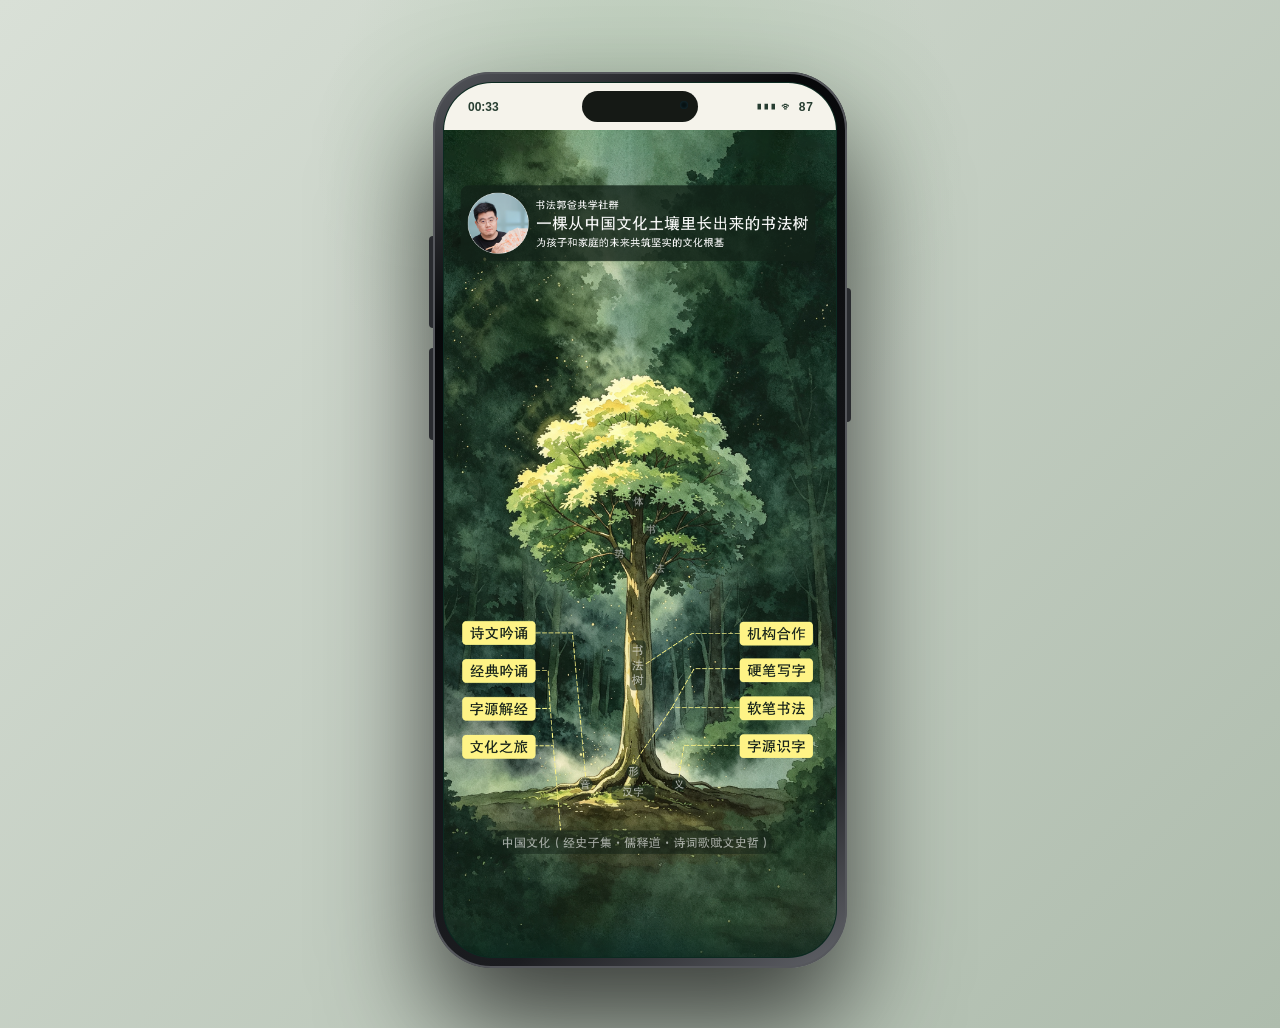
<file: index.html>
<!doctype html>
<html lang="zh-CN">
<head>
  <meta charset="utf-8">
  <meta name="viewport" content="width=device-width,initial-scale=1,viewport-fit=cover">
  <meta name="theme-color" content="#f2f0e8">
  <meta name="apple-mobile-web-app-capable" content="yes">
  <meta name="apple-mobile-web-app-status-bar-style" content="default">
  <meta name="apple-mobile-web-app-title" content="郭爸共学社群">
  <title>书法郭爸共学社群｜文化之旅021</title>
  <link rel="apple-touch-icon" sizes="180x180" href="assets/apple-touch-icon-20260817.png">
  <link rel="icon" type="image/png" sizes="32x32" href="assets/favicon-32-20260817.png">
  <link rel="manifest" href="site.webmanifest?v=20260817-icon1">
  <link rel="stylesheet" href="styles.css?v=20260719-day8to15final1">
  <link rel="stylesheet" href="phone-preview.css?v=20260719-day8to15final1">
  <link rel="stylesheet" href="tiantai-theme.css?v=20260719-day8to15final1">
  <link rel="stylesheet" href="responsive.css?v=20260719-day8to15final1">
  <link rel="stylesheet" href="answer-feedback.css?v=20260719-day8to15final1">
  <link rel="stylesheet" href="day2.css?v=20260719-day8to15final1">
  <link rel="stylesheet" href="day3.css?v=20260719-day8to15final1">
  <link rel="stylesheet" href="earth-days.css?v=20260719-day8to15final1">
</head>
<body>
  <div class="phone-frame">
  <div class="app-shell">
    <div class="phone-status" aria-hidden="true"><span id="phoneTime">09:41</span><span class="dynamic-island"></span><span class="phone-signals">▮▮▮ ᯤ 87</span></div>
    <header class="topbar">
      <button class="icon-button back-button hidden" aria-label="返回">‹</button>
      <div>
        <p class="eyebrow">书法郭爸共学社群</p>
        <h1>诗文吟诵｜字源识字｜写字书法｜经典研读</h1>
      </div>
      <button class="icon-button" aria-label="消息">✦</button>
    </header>

    <main id="app"></main>

    <nav class="bottom-nav" aria-label="主导航">
      <button data-nav="home"><span>⌂</span>首页</button>
      <button data-nav="journey"><span>◉</span>游学任务</button>
      <button data-nav="profile"><span>♙</span>我的游历</button>
    </nav>
  </div>
  </div>

  <dialog id="answerDialog">
    <form method="dialog" id="answerForm">
      <button class="dialog-close" type="button" aria-label="关闭">×</button>
      <p class="eyebrow">线索验证</p>
      <h2 id="dialogTitle">提交答案</h2>
      <p id="dialogHint" class="muted"></p>
      <input id="answerInput" autocomplete="off" placeholder="请输入你发现的答案">
      <p id="answerFeedback" class="feedback" aria-live="polite"></p>
      <button type="submit" class="primary-button">验证线索</button>
    </form>
  </dialog>

  <script src="app.js?v=20260719-day8to15final1"></script>
</body>
</html>
</file>
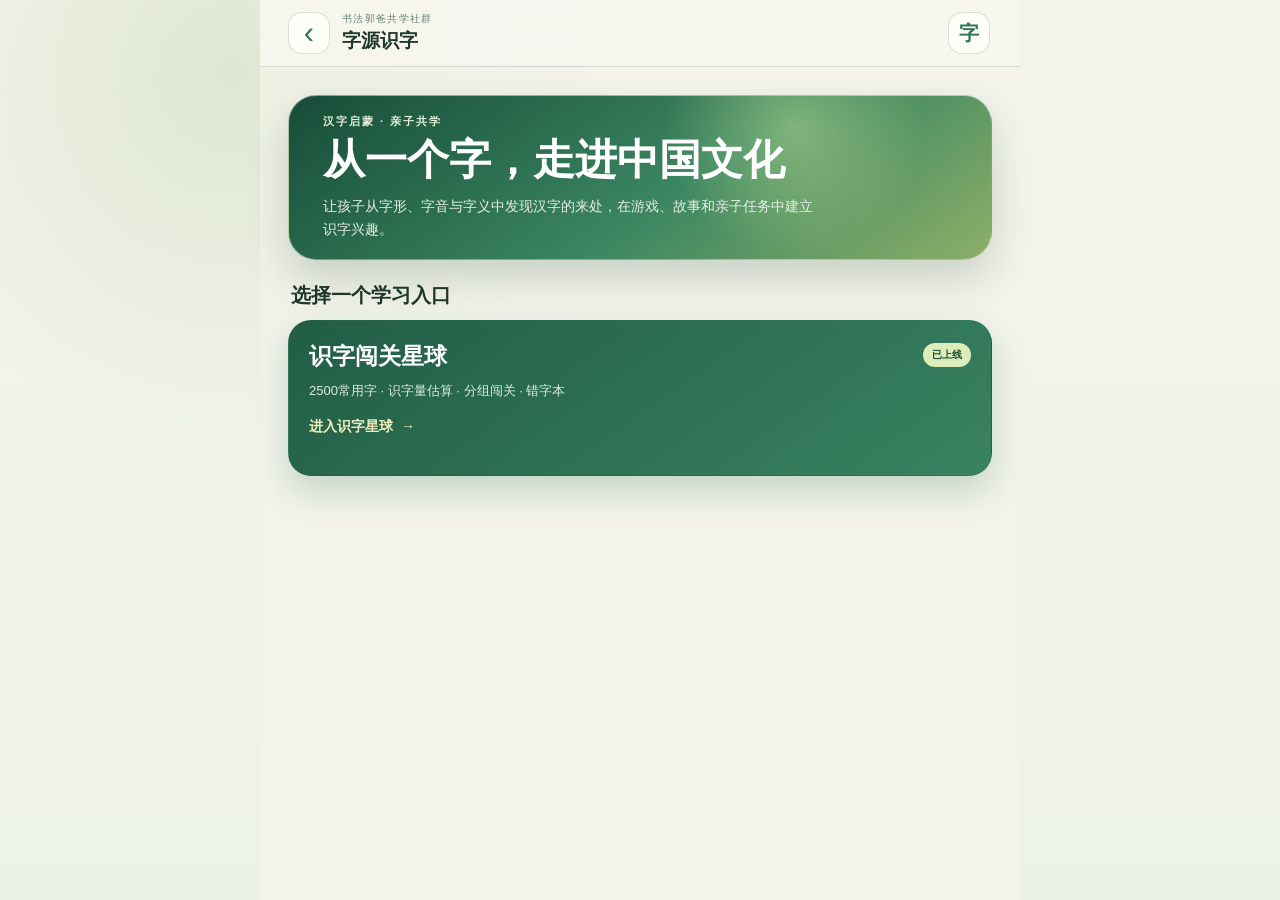
<file: literacy/index.html>
<!doctype html>
<html lang="zh-CN">
<head>
  <meta charset="utf-8">
  <meta name="viewport" content="width=device-width,initial-scale=1,viewport-fit=cover">
  <meta name="theme-color" content="#edf4ed">
  <title>字源识字｜书法郭爸共学社群</title>
  <link rel="stylesheet" href="literacy.css">
</head>
<body>
  <div class="page-shell">
    <header class="page-header">
      <a class="back-link" href="../index.html" aria-label="返回共学社群首页">‹</a>
      <div>
        <p>书法郭爸共学社群</p>
        <h1>字源识字</h1>
      </div>
      <span class="header-mark">字</span>
    </header>

    <main>
      <section class="intro-card">
        <div class="intro-copy">
          <p class="eyebrow">汉字启蒙 · 亲子共学</p>
          <h2>从一个字，走进中国文化</h2>
          <p>让孩子从字形、字音与字义中发现汉字的来处，在游戏、故事和亲子任务中建立识字兴趣。</p>
        </div>
      </section>

      <div class="section-title">
        <h2>选择一个学习入口</h2>
      </div>

      <section class="entry-grid" aria-label="字源识字学习入口">
        <a class="entry-card featured" href="planet/index.html">
          <span class="entry-status">已上线</span>
          <h3>识字闯关星球</h3>
          <p>2500常用字 · 识字量估算 · 分组闯关 · 错字本</p>
          <strong>进入识字星球 <span>→</span></strong>
        </a>
      </section>
    </main>
  </div>
</body>
</html>
</file>
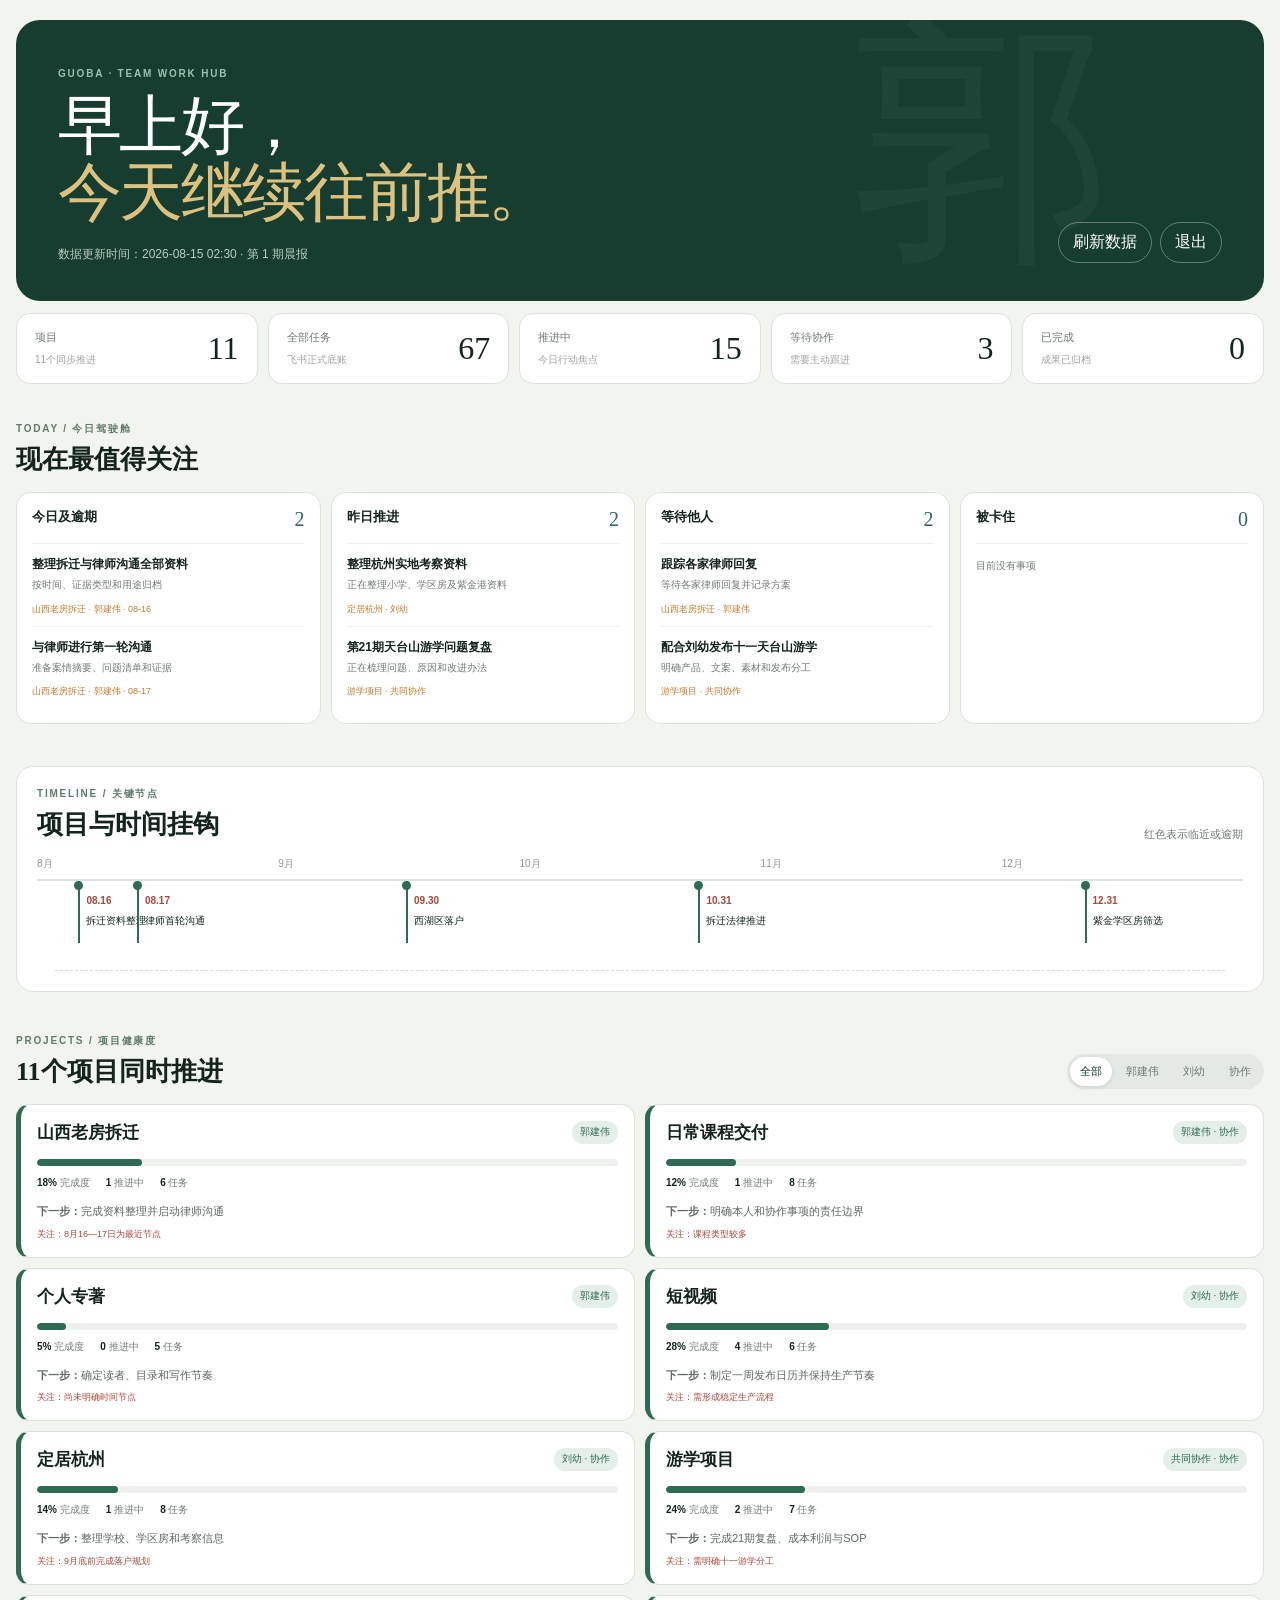
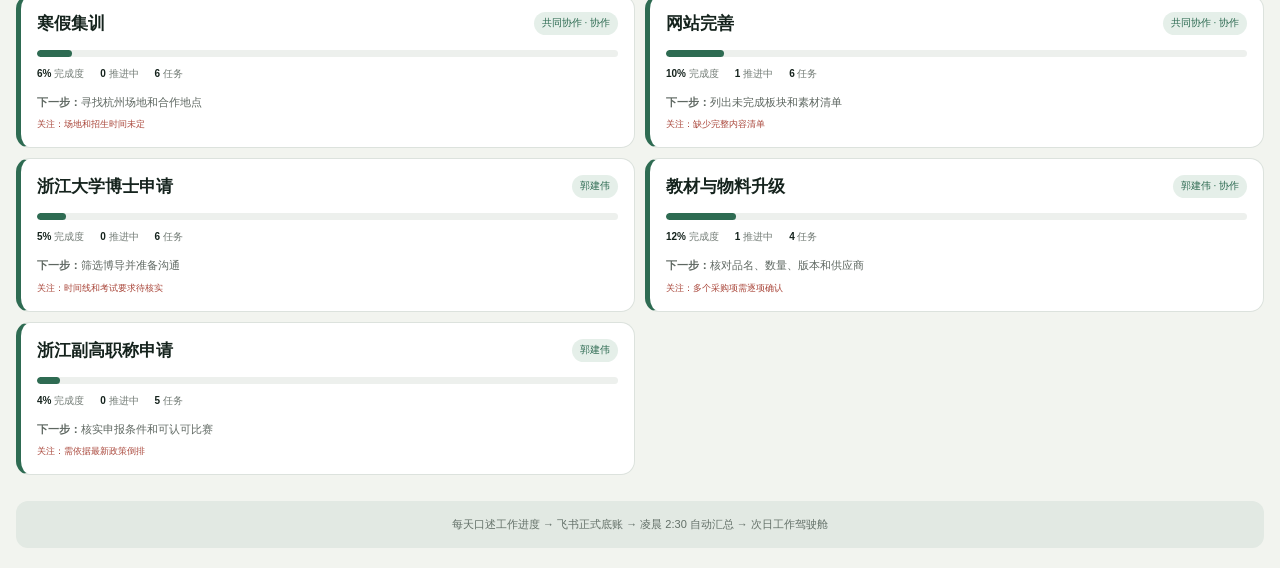
<file: workhub/index.html>
<!doctype html><html lang="zh-CN"><head><meta charset="utf-8"><meta name="viewport" content="width=device-width,initial-scale=1,viewport-fit=cover"><meta name="theme-color" content="#173d30"><title>郭爸工作中枢</title><link rel="manifest" href="/workhub/manifest.webmanifest"><link rel="icon" href="/workhub/icon.svg"><link rel="apple-touch-icon" href="/workhub/icon-180.png"><link rel="stylesheet" href="/workhub/styles.css"></head><body>
<header class="hero"><div><p>GUOBA · TEAM WORK HUB</p><h1>早上好，<br><em>今天继续往前推。</em></h1><span id="updated">正在读取昨日日报…</span></div><nav><button id="refresh">刷新数据</button><a href="/api/workhub/logout">退出</a></nav></header>
<main>
<section class="metrics" id="metrics"></section>
<section class="today"><div class="title"><div><small>TODAY / 今日驾驶舱</small><h2>现在最值得关注</h2></div></div><div class="today-grid" id="today"></div></section>
<section class="timeline"><div class="title"><div><small>TIMELINE / 关键节点</small><h2>项目与时间挂钩</h2></div><span>红色表示临近或逾期</span></div><div class="months"><span>8月</span><span>9月</span><span>10月</span><span>11月</span><span>12月</span></div><div id="milestones"></div></section>
<section><div class="title"><div><small>PROJECTS / 项目健康度</small><h2>11个项目同时推进</h2></div><div class="filters"><button class="active" data-owner="全部">全部</button><button data-owner="郭建伟">郭建伟</button><button data-owner="刘幼">刘幼</button><button data-owner="共同协作">协作</button></div></div><div class="projects" id="projects"></div></section>
</main><footer>每天口述工作进度 → 飞书正式底账 → 凌晨 2:30 自动汇总 → 次日工作驾驶舱</footer><script src="/workhub/app.js"></script></body></html>
</file>
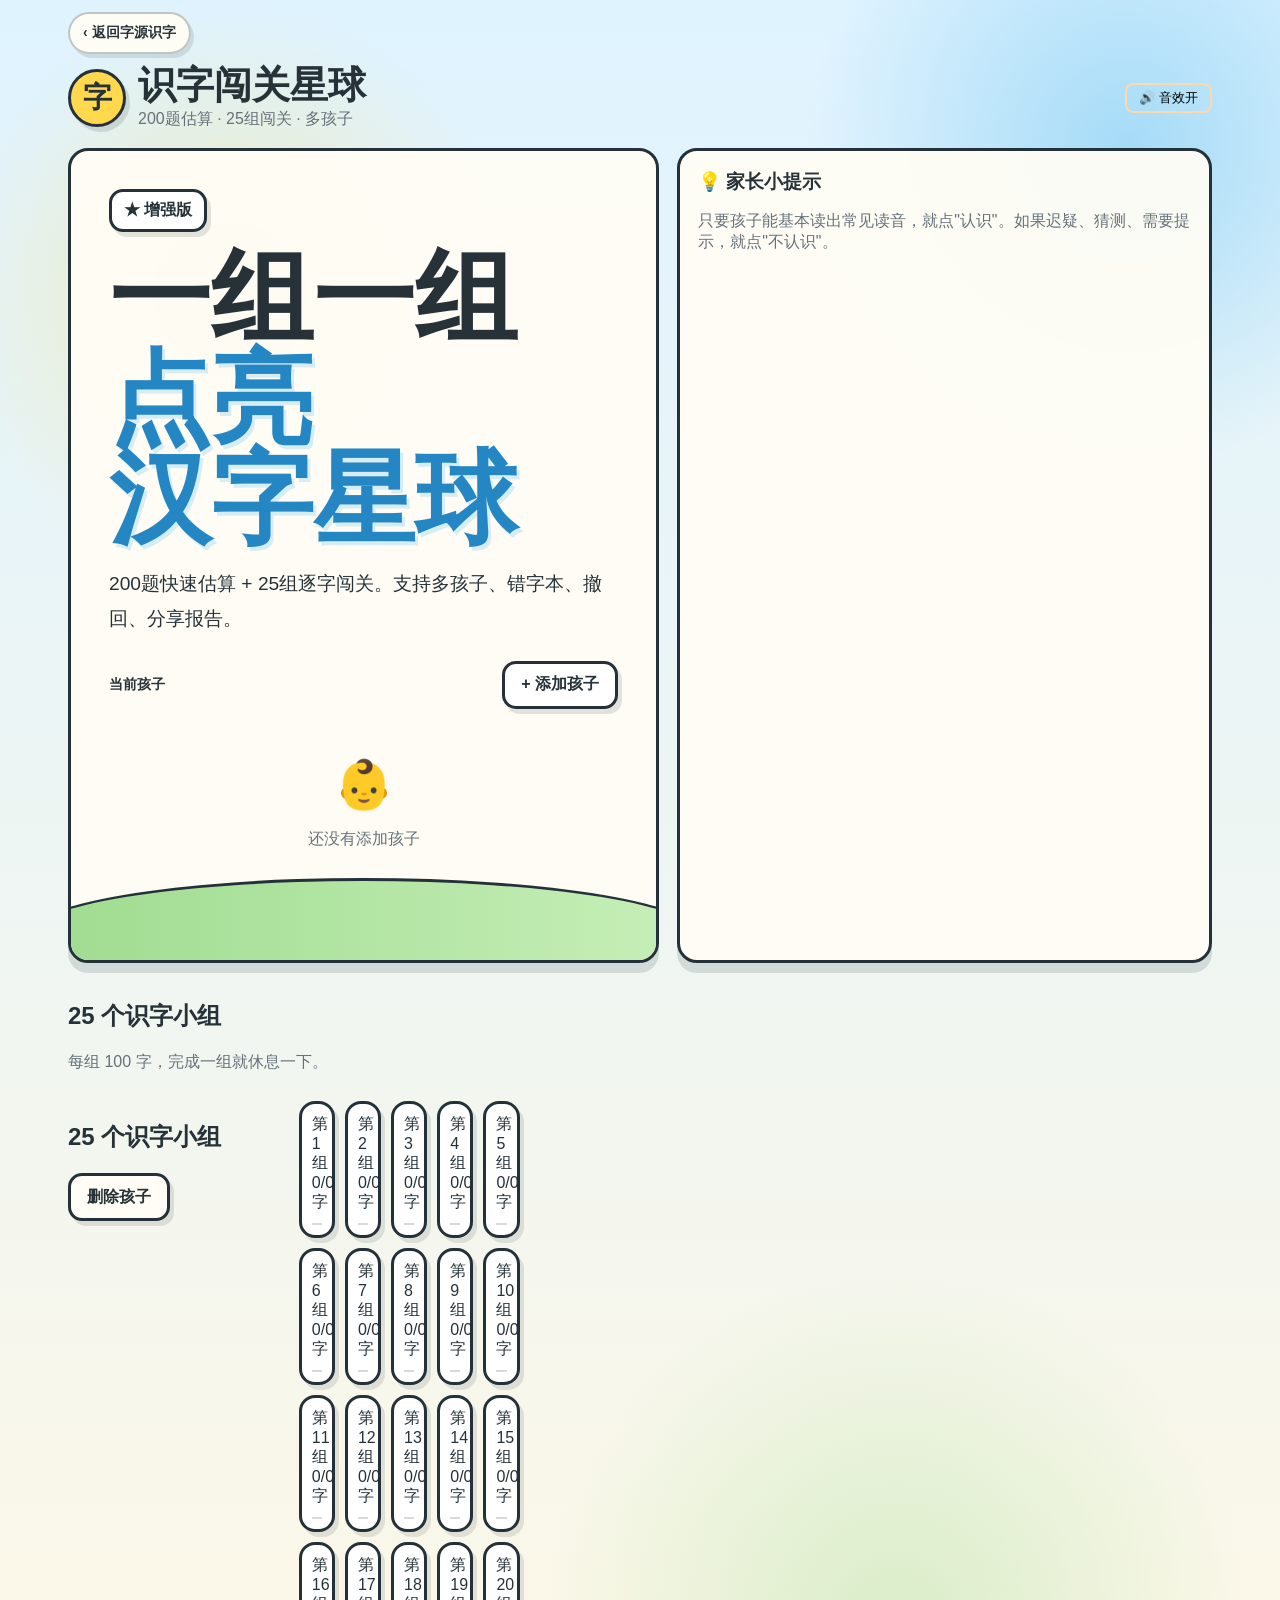
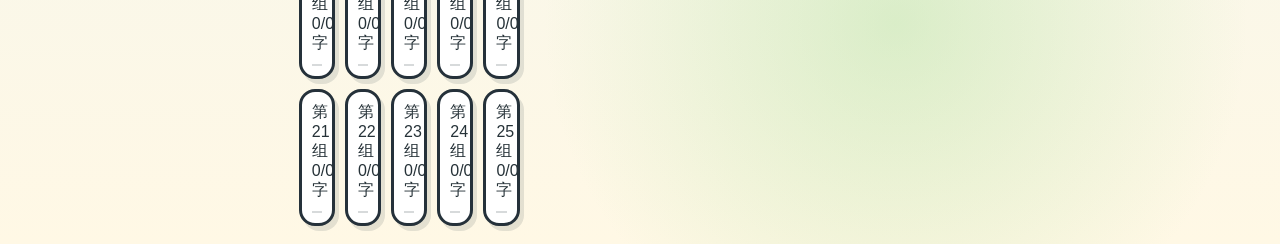
<file: literacy/planet/index.html>
<!doctype html>
<html lang="zh-CN">
  <head>
    <meta charset="UTF-8" />
    <meta name="viewport" content="width=device-width, initial-scale=1.0, user-scalable=no" />
    <title>识字闯关星球</title>
    <link rel="stylesheet" href="./styles.css?v=20260714-2" />
  </head>
  <body>
    <nav class="site-nav" aria-label="页面导航">
      <a class="site-return" href="../index.html" aria-label="返回字源识字">‹ 返回字源识字</a>
    </nav>
    <main id="app" class="app"></main>
    <canvas id="reportCanvas" style="display:none;"></canvas>
    <script src="./data/hanzi.js"></script>
    <script src="./app.js"></script>
  </body>
</html>
</file>
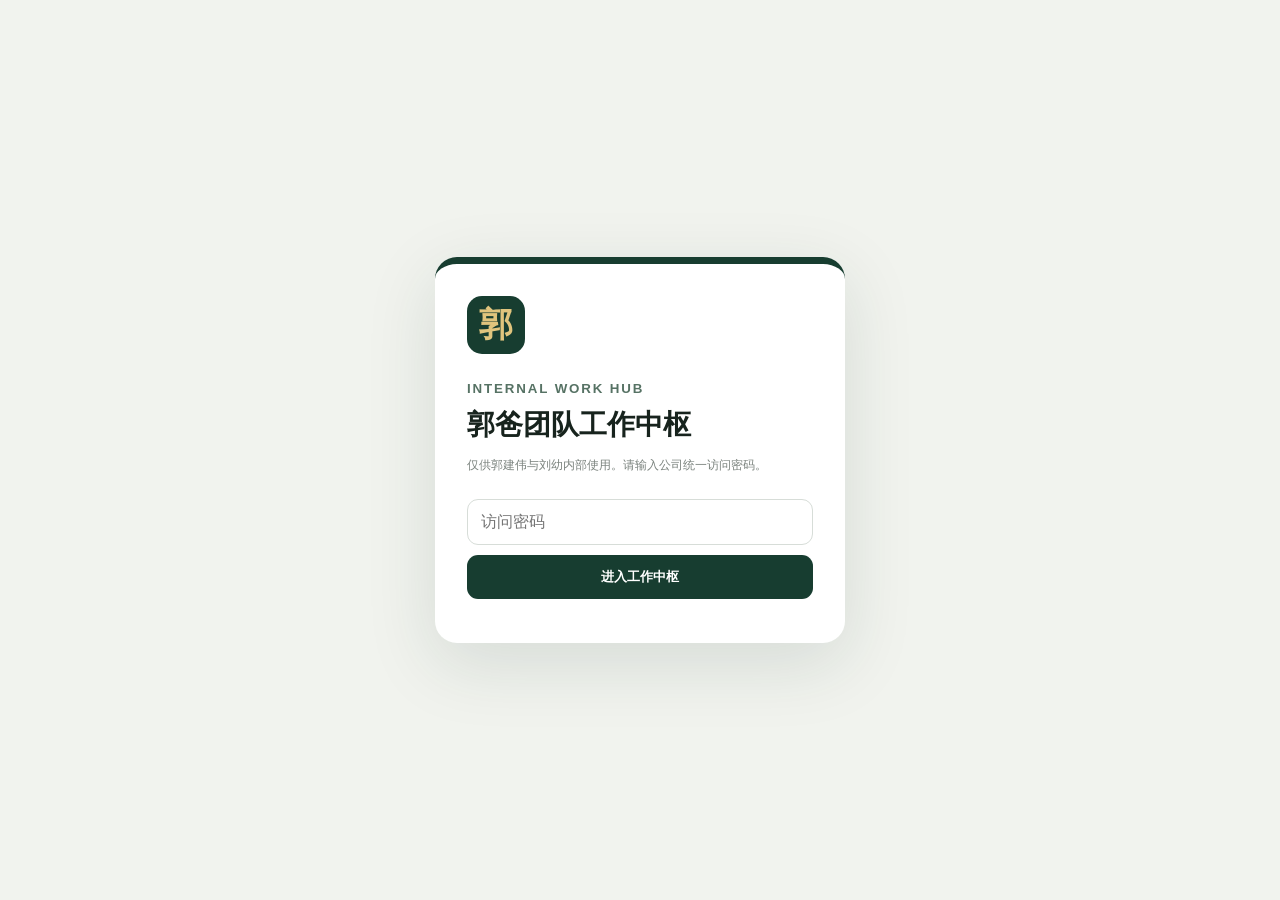
<file: workhub/login.html>
<!doctype html><html lang="zh-CN"><head><meta charset="utf-8"><meta name="viewport" content="width=device-width,initial-scale=1"><meta name="theme-color" content="#173d30"><title>登录 · 郭爸工作中枢</title><style>*{box-sizing:border-box}body{margin:0;min-height:100vh;background:#f1f3ee;color:#17231d;font-family:Arial,"PingFang SC";display:grid;place-items:center}.card{width:min(410px,calc(100% - 30px));background:#fff;border-radius:22px;padding:32px;box-shadow:0 20px 70px #183b2c20;border-top:7px solid #173d30}.mark{width:58px;height:58px;border-radius:15px;background:#173d30;color:#e0c47d;display:grid;place-items:center;font:700 34px Georgia;margin-bottom:25px}small{color:#567264;letter-spacing:.14em;font-weight:700}h1{font:600 28px Georgia,"Songti SC";margin:9px 0 7px}p{font-size:12px;color:#7b837e;line-height:1.6;margin-bottom:24px}input{width:100%;border:1px solid #d7ddd8;border-radius:11px;padding:13px;margin-bottom:10px;font-size:16px;outline:0}input:focus{border-color:#286047;box-shadow:0 0 0 3px #28604712}button{width:100%;border:0;border-radius:11px;background:#173d30;color:#fff;padding:13px;font-weight:700}#msg{color:#a34036;margin:12px 0 0}</style></head><body><form class="card" id="login"><div class="mark">郭</div><small>INTERNAL WORK HUB</small><h1>郭爸团队工作中枢</h1><p>仅供郭建伟与刘幼内部使用。请输入公司统一访问密码。</p><input id="password" type="password" autocomplete="current-password" placeholder="访问密码" required><button>进入工作中枢</button><p id="msg"></p></form><script>login.onsubmit=async e=>{e.preventDefault();msg.textContent="正在验证…";const r=await fetch("/api/workhub/login",{method:"POST",headers:{"content-type":"application/json"},body:JSON.stringify({password:password.value})});if(r.ok)location.href="/workhub/";else msg.textContent="密码不正确，请重新输入。"}</script></body></html>
</file>
<file: styles.css>
:root{--bg:#111318;--panel:#20232b;--panel2:#292d37;--text:#f3f1e9;--muted:#aaaeb8;--gold:#f5ce47;--gold2:#d9a82e;--line:rgba(255,255,255,.1);--radius:22px}*{box-sizing:border-box}html{background:#0c0e12}body{margin:0;color:var(--text);font-family:-apple-system,BlinkMacSystemFont,"PingFang SC","Microsoft YaHei",sans-serif;background:radial-gradient(circle at 70% -10%,#343021 0,transparent 28%),linear-gradient(rgba(255,255,255,.025) 1px,transparent 1px),linear-gradient(90deg,rgba(255,255,255,.025) 1px,transparent 1px),var(--bg);background-size:auto,46px 46px,46px 46px;min-height:100vh}.app-shell{max-width:520px;margin:auto;min-height:100vh;padding-bottom:110px}.topbar{position:sticky;top:0;z-index:5;display:flex;align-items:center;justify-content:space-between;padding:20px 18px 14px;background:linear-gradient(#17191f 75%,transparent)}h1,h2,h3,p{margin-top:0}.topbar h1{font-size:23px;margin:0;letter-spacing:.12em}.eyebrow{font-size:11px;letter-spacing:.18em;color:var(--gold);margin-bottom:5px;text-transform:uppercase}.icon-button{width:42px;height:42px;border:1px solid var(--line);border-radius:14px;background:#242730;color:var(--text);font-size:22px}.back-button{font-size:34px}.hidden{visibility:hidden}main{padding:4px 16px 30px}.hero{position:relative;min-height:310px;border-radius:28px;overflow:hidden;padding:26px 22px;display:flex;flex-direction:column;justify-content:flex-end;background:linear-gradient(180deg,transparent 12%,rgba(9,11,15,.92) 85%),radial-gradient(circle at 65% 20%,rgba(245,206,71,.28),transparent 25%),linear-gradient(145deg,#36505c,#15191f 55%,#3e2d20);box-shadow:0 18px 45px rgba(0,0,0,.3)}.hero:before{content:"天 台 山";position:absolute;top:28px;right:18px;font-family:serif;font-size:56px;line-height:1.05;writing-mode:vertical-rl;opacity:.16;letter-spacing:.15em}.hero h2{font-family:serif;font-size:36px;margin-bottom:8px;letter-spacing:.12em}.hero p{color:#d6d6d2;line-height:1.65;margin-bottom:18px}.tag-row{display:flex;gap:8px;flex-wrap:wrap}.tag{padding:7px 11px;border-radius:999px;background:rgba(8,9,12,.55);border:1px solid rgba(255,255,255,.1);font-size:12px}.primary-button{border:0;border-radius:999px;background:linear-gradient(135deg,var(--gold),var(--gold2));color:#1b1a15;font-weight:800;padding:14px 22px;font-size:16px}.section-heading{display:flex;justify-content:space-between;align-items:end;margin:28px 3px 13px}.section-heading h2{font-size:20px;margin:0}.section-heading span{font-size:12px;color:var(--muted)}.game-card{position:relative;border-radius:var(--radius);overflow:hidden;background:var(--panel);margin-bottom:16px;border:1px solid var(--line);box-shadow:0 10px 30px rgba(0,0,0,.18)}.game-art{height:170px;padding:20px;display:flex;align-items:end;background:linear-gradient(0deg,rgba(10,11,14,.88),transparent),radial-gradient(circle at 70% 20%,#5e714c,transparent 30%),linear-gradient(135deg,#263943,#171a20)}.game-art.alt{background:linear-gradient(0deg,rgba(10,11,14,.9),transparent),radial-gradient(circle at 65% 30%,#7e5432,transparent 28%),linear-gradient(145deg,#24292f,#121418)}.game-art h3{font-family:serif;font-size:27px;margin:0}.game-body{padding:17px}.game-body p{color:var(--muted);line-height:1.55;margin-bottom:12px}.status-ribbon{position:absolute;right:-39px;top:18px;width:140px;transform:rotate(45deg);text-align:center;background:var(--gold);color:#191919;padding:5px;font-size:12px;font-weight:800}.locked{filter:saturate(.25);opacity:.78}.mission-header{padding:20px;border-radius:var(--radius);background:linear-gradient(135deg,#2a2e37,#1e2128);border:1px solid var(--line);margin-bottom:18px}.mission-header h2{font-family:serif;font-size:28px;margin-bottom:9px}.progress-track{height:7px;border-radius:10px;background:#121318;overflow:hidden;margin:16px 0 8px}.progress-fill{height:100%;background:var(--gold);border-radius:10px;transition:.4s}.timeline{position:relative;padding-left:25px}.timeline:before{content:"";position:absolute;left:7px;top:12px;bottom:15px;width:2px;background:#494d57}.mission{position:relative;background:var(--panel);border:1px solid var(--line);border-radius:20px;padding:19px;margin-bottom:14px}.mission:before{content:"";position:absolute;left:-23px;top:25px;width:10px;height:10px;border-radius:50%;background:#60646e;border:3px solid var(--bg)}.mission.done:before,.mission.active:before{background:var(--gold)}.mission-top{display:flex;justify-content:space-between;gap:12px}.mission h3{font-size:18px;margin-bottom:8px}.mission p{color:var(--muted);line-height:1.65}.mission-state{font-size:12px;color:var(--gold);white-space:nowrap}.clue-image{height:135px;border-radius:15px;margin:14px 0;background:linear-gradient(135deg,#3a404b,#191b21);display:grid;place-items:center;color:#8f949e;border:1px dashed #666b75}.secondary-button{border:1px solid var(--gold);background:transparent;color:var(--gold);padding:11px 18px;border-radius:999px;font-weight:700}.bottom-nav{position:fixed;z-index:8;bottom:max(12px,env(safe-area-inset-bottom));left:50%;transform:translateX(-50%);width:min(calc(100% - 24px),496px);height:72px;background:rgba(37,40,49,.96);border:1px solid var(--line);border-radius:26px;display:flex;padding:8px;box-shadow:0 10px 35px rgba(0,0,0,.4);backdrop-filter:blur(14px)}.bottom-nav button{flex:1;border:0;border-radius:20px;background:transparent;color:#e8e8e5;font-size:13px;font-weight:700}.bottom-nav span{display:block;font-size:22px;margin-bottom:2px}.bottom-nav .active{background:var(--gold);color:#1b1b18}.empty-card{text-align:center;background:var(--panel);border-radius:var(--radius);padding:50px 25px;color:var(--muted)}dialog{width:min(calc(100% - 30px),460px);border:1px solid var(--line);border-radius:24px;background:#252932;color:var(--text);padding:0;box-shadow:0 20px 80px #000}dialog::backdrop{background:rgba(0,0,0,.72);backdrop-filter:blur(4px)}dialog form{padding:26px}.dialog-close{float:right;background:none;border:0;color:var(--muted);font-size:26px}.muted{color:var(--muted);line-height:1.6}input{width:100%;background:#15171c;border:1px solid #414651;color:white;padding:15px;border-radius:13px;font-size:16px;margin:12px 0}dialog .primary-button{width:100%}.feedback{min-height:24px;font-size:13px;color:var(--gold)}@media(min-width:700px){body{padding:30px 0}.app-shell{border:1px solid var(--line);border-radius:32px;overflow:hidden;background:rgba(17,19,24,.85)}}
</file>
<file: phone-preview.css>
.phone-label{display:none}.phone-frame{min-height:100vh}.phone-status{height:0;overflow:hidden}
.series-badge{position:static;align-self:flex-start;width:max-content;margin-bottom:14px;padding:7px 12px;border-radius:999px;background:var(--gold);color:#1a1914;font-size:12px;font-weight:900;letter-spacing:.08em}.host-lockup{display:flex;align-items:end;gap:14px;width:100%}.host-lockup img{width:72px;height:72px;border-radius:50%;object-fit:cover;object-position:50% 33%;border:3px solid var(--gold);box-shadow:0 6px 20px rgba(0,0,0,.45)}.host-lockup p{margin:0 0 3px;color:var(--gold);font-size:13px}.host-lockup h3{font-size:23px;margin-bottom:4px}.host-lockup small{color:#d6d7d4}.archive-heading{display:flex;align-items:center;justify-content:space-between;margin:28px 4px 12px}.archive-heading span{font-size:18px;font-weight:800}.archive-heading small{color:var(--muted)}.archive-list{display:grid;gap:10px}.archive-card{position:relative;display:grid;grid-template-columns:52px 1fr auto;align-items:center;gap:12px;padding:15px 14px;border:1px solid var(--line);border-radius:17px;background:linear-gradient(135deg,#242730,#1b1e24);color:#bbb;cursor:not-allowed}.archive-no{font-family:serif;font-size:23px;color:#7d8087}.archive-card h3{margin:0 0 4px;color:#d8d8d5;font-size:16px}.archive-card p{margin:0;color:#7f838c;font-size:11px}.finished-mark{padding:5px 8px;border:1px solid #555963;border-radius:999px;color:#8c9098;font-size:11px}.next-tour{margin-top:18px}.current-tour{box-shadow:0 0 0 1px rgba(245,206,71,.18),0 14px 35px rgba(0,0,0,.25)}
.mission-action{padding:12px 13px;border-left:3px solid var(--gold);border-radius:0 10px 10px 0;background:rgba(245,206,71,.07);color:#d8d8d3!important}.mission-action strong{color:var(--gold)}
@media(min-width:700px){
  body{padding:72px 0 60px;background:radial-gradient(circle at 50% 16%,#3d3a2e 0,transparent 26%),linear-gradient(135deg,#17191e,#090a0d)}
  .phone-label{display:block;position:fixed;top:22px;left:0;right:0;text-align:center;color:#858a94;font-size:12px;letter-spacing:.22em}
  .phone-frame{position:relative;width:414px;height:896px;min-height:0;margin:auto;padding:10px;background:linear-gradient(145deg,#55575d,#07080a 22%,#1b1c20 80%,#62646a);border-radius:58px;box-shadow:0 55px 110px rgba(0,0,0,.7),inset 0 0 0 2px #55575c}
  .phone-frame:before{content:"";position:absolute;left:-4px;top:164px;width:4px;height:92px;border-radius:4px 0 0 4px;background:#292b2f;box-shadow:0 112px #292b2f}
  .phone-frame:after{content:"";position:absolute;right:-4px;top:216px;width:4px;height:134px;border-radius:0 4px 4px 0;background:#292b2f}
  .app-shell{position:relative;height:876px;min-height:0;padding-bottom:110px;overflow-y:auto;overflow-x:hidden;border-radius:49px;background-color:var(--bg);scrollbar-width:none}
  .app-shell::-webkit-scrollbar{display:none}
  .phone-status{position:sticky;top:0;z-index:20;height:47px;display:flex;align-items:center;justify-content:space-between;padding:0 22px 0 24px;background:#17191f;overflow:visible;font-size:12px;font-weight:700}
  .dynamic-island{position:absolute;left:50%;top:8px;transform:translateX(-50%);width:116px;height:31px;border-radius:20px;background:#000}
  .dynamic-island:after{content:"";position:absolute;right:10px;top:10px;width:8px;height:8px;border-radius:50%;background:#081213;box-shadow:inset 0 0 3px #1a3540}
  .phone-signals{letter-spacing:1px}.topbar{top:47px;padding-top:12px}
}
</file>
<file: tiantai-theme.css>
:root{--bg:#f3f1e8;--panel:#fffef9;--panel2:#e9f0e8;--text:#202721;--muted:#6d786f;--gold:#7fae35;--gold2:#5d8f29;--line:rgba(37,75,56,.14);--radius:20px}
html{background:#dfe6dd}body{color:var(--text);background:radial-gradient(circle at 15% 10%,rgba(111,158,112,.12),transparent 28%),repeating-linear-gradient(0deg,rgba(67,88,67,.018) 0,rgba(67,88,67,.018) 1px,transparent 1px,transparent 5px),var(--bg)}
.app-shell{background:var(--bg)}.topbar{background:linear-gradient(#f5f3eb 84%,rgba(245,243,235,0));color:#223e31}.topbar>div{position:absolute;left:50%;transform:translateX(-50%);width:282px;text-align:center}.topbar h1{font-family:"Songti SC","STSong",serif;font-size:12.5px;letter-spacing:0;white-space:nowrap}.topbar .eyebrow{color:#668576;text-align:center}.icon-button{display:grid;place-items:center;padding:0;line-height:1;background:#fffef9;color:#3c7059;border-color:#cad8cf}.back-button{padding-bottom:4px}
main{padding-top:8px}.brand-gate{display:none}.brand-avatar{width:48px;height:48px;flex:0 0 48px;border:2px solid #39735a;border-radius:50%;object-fit:cover;object-position:50% 32%;box-shadow:0 5px 14px rgba(31,74,52,.18)}.brand-tree-gate{position:relative;margin-bottom:18px;padding:15px 14px 18px;border:1px solid #d7ded7;border-radius:24px;background:linear-gradient(180deg,rgba(255,255,252,.96),rgba(248,247,239,.9));box-shadow:0 10px 28px rgba(50,75,56,.08);overflow:hidden}.brand-tree-gate:before{content:"";position:absolute;inset:auto -20px -18px -20px;height:135px;background:radial-gradient(ellipse at 50% 100%,rgba(111,158,112,.17),transparent 70%);pointer-events:none}.tree-gate-copy{position:relative;z-index:2;display:flex;align-items:center;gap:11px;margin-bottom:8px}.tree-gate-copy .eyebrow{color:#47725f;margin-bottom:2px}.tree-gate-copy h2{font-family:"Songti SC","STSong",serif;font-size:16px;line-height:1.28;margin:0 0 4px;color:#1e3f31}.tree-gate-copy p:not(.eyebrow){margin:0;color:#66766c;font-size:12px;line-height:1.45}.tree-map{position:relative;border-radius:20px;background:#fff;overflow:hidden;min-height:505px;border:1px solid #edf0ec}.tree-map>img{display:block;width:142%;max-width:none;margin:0 0 0 -21%;padding-top:4px}.tree-entry{position:absolute;z-index:3;width:132px;padding:10px 11px;border:1px solid rgba(43,118,94,.35);border-radius:16px;background:rgba(255,255,252,.94);color:#285d49;text-align:left;box-shadow:0 10px 24px rgba(35,78,54,.14);backdrop-filter:blur(8px)}.tree-entry:before{content:"";position:absolute;height:2px;background:repeating-linear-gradient(90deg,#6ba08a 0,#6ba08a 6px,transparent 6px,transparent 11px);transform-origin:left center}.tree-entry:after{content:"";position:absolute;width:8px;height:8px;border-radius:50%;background:#d96868;box-shadow:0 0 0 4px rgba(217,104,104,.14)}.tree-entry span{display:block;font-family:"Songti SC","STSong",serif;font-size:17px;font-weight:800}.tree-entry small{display:block;margin-top:3px;font-size:10px;line-height:1.35;color:#6b7c70}.entry-literacy{left:13px;bottom:185px}.entry-literacy:before{left:103px;top:22px;width:74px;transform:rotate(12deg)}.entry-literacy:after{right:-83px;top:27px}.entry-culture{right:13px;bottom:98px}.entry-culture:before{right:105px;top:21px;width:86px;transform:rotate(180deg)}.entry-culture:after{left:-91px;top:17px}.tree-entry.active{background:#1f7652;color:white;border-color:#1f7652}.tree-entry.active small{color:#dcece3}.tree-note{position:relative;z-index:3;min-height:20px;margin:9px 4px 0;color:#47725f;font-size:12px;text-align:center}
.hero{min-height:390px;justify-content:flex-start;padding:18px 24px 24px;background:linear-gradient(180deg,rgba(8,42,25,.16),rgba(231,239,220,.9) 68%),radial-gradient(circle at 72% 18%,rgba(85,133,83,.4),transparent 30%),linear-gradient(145deg,#174f32,#397957 42%,#86a878);color:#17231b;border:1px solid rgba(24,78,49,.3);box-shadow:0 16px 38px rgba(28,70,43,.2)}.hero:before{content:"天台山";top:92px;right:18px;color:#f1f6e9;opacity:.22;font-family:"Songti SC",serif;font-size:54px;font-weight:700;z-index:0}.hero:after{display:none;content:none}.hero>*{position:relative;z-index:1}.hero-ribbon{position:absolute!important;z-index:3;right:-39px;top:22px;width:140px;transform:rotate(45deg)!important;text-align:center;background:#83b63c;color:#17331f;padding:5px;font-size:12px;font-weight:800}.hero-topline{display:flex;align-items:center;gap:13px;margin-bottom:18px;min-height:72px}.hero-topline>div{display:flex;flex-direction:column;justify-content:center;align-items:flex-start;min-height:72px}.hero-avatar{width:70px;height:70px;border-radius:50%;object-fit:cover;object-position:50% 32%;border:3px solid rgba(255,255,245,.95);box-shadow:0 8px 22px rgba(13,62,42,.24)}.hero .series-badge{margin:0 0 5px!important}.hero .eyebrow{display:inline-block;margin:0;padding:4px 9px;border-radius:999px;background:rgba(255,255,245,.76);color:#184532;font-weight:800;letter-spacing:.08em;text-shadow:none}.hero h2{font-family:"Songti SC","STSong",serif;font-size:37px;color:#13271c}.hero>p:not(.eyebrow){color:#405b4c}.hero .tag-row{margin-bottom:22px}.series-badge{background:#1d6848;color:white;border-radius:6px}.tag{background:rgba(255,255,252,.82);border-color:#bed0c1;color:#275d45}.primary-button{background:#216c4a;color:white;border-radius:8px;box-shadow:0 8px 20px rgba(21,79,52,.25)}
.section-heading h2,.archive-heading span{font-family:"Songti SC","STSong",serif;color:#203a2e}.section-heading span,.archive-heading small{color:#748279}.game-card{background:#fffef9;border-color:#dae2da;box-shadow:0 10px 28px rgba(50,75,56,.08)}.game-art{background:linear-gradient(0deg,rgba(27,57,42,.72),rgba(39,91,64,.08)),linear-gradient(140deg,#537e5c,#b6c99c)}.game-art.alt{background:linear-gradient(0deg,rgba(37,61,49,.55),transparent),linear-gradient(145deg,#8faf83,#d9dfc7)}.game-body p{color:#748078}.status-ribbon{background:#83b63c;color:#17331f}.host-lockup p{color:#e6f4dd}.host-lockup img{border-color:#f4f1db}.archive-card{background:#fffef9;border-color:#dae2da;color:#758078}.archive-no{color:#789d87}.archive-card h3{font-family:"Songti SC",serif;color:#31463a}.archive-card p{color:#98a198}.finished-mark{border-color:#cbd7cd;color:#789080;background:#eff4ef}
.mission-header,.mission,.empty-card{background:#fffef9;border-color:#d8e1d9;color:#26382e}.mission-header h2,.mission h3{font-family:"Songti SC","STSong",serif}.muted,.mission p{color:#707d74}.timeline:before{background:#b8c9ba}.mission:before{border-color:#f3f1e8}.mission-action{background:#edf4ed!important;border-left-color:#5f9277;color:#405b4d!important}.mission-action strong{color:#2e7154}.clue-image{background:linear-gradient(135deg,#edf1e9,#dfe9df);border-color:#b9cbbb;color:#789080}.secondary-button{border-color:#65947b;color:#3f765e}.progress-track{background:#dce4dc}.progress-fill{background:#5e9877}.mission-state,.feedback{color:#397457}
.bottom-nav{background:rgba(255,254,249,.97);border-color:#d2ddd4;box-shadow:0 10px 30px rgba(42,68,50,.18)}.bottom-nav button{color:#66776c}.bottom-nav .active{background:#39785c;color:white}.bottom-nav span{font-family:serif}.phone-status{background:#f5f3eb!important;color:#273d31}.dynamic-island{background:#151915}.dialog-close{color:#718076}dialog{background:#fffef9;color:#24372c;border-color:#ccd9ce}input{background:#f4f5ef;border-color:#c5d3c7;color:#23372b}
@media(min-width:700px){body{background:radial-gradient(circle at 50% 16%,#b5c9b3 0,transparent 30%),linear-gradient(135deg,#d9e0d7,#aebcad)}.app-shell{background:var(--bg)}}

/* 完整设计稿首页：用透明热区承接点击 */
.portal-view .bottom-nav,.portal-view .topbar{display:none}.portal-view .app-shell{padding-bottom:0;background:#08251d}.portal-view main{padding:0}.poster-home{position:relative;width:100%;background:#08251d;overflow:hidden}.poster-home-image{display:block;width:100%;height:auto}.poster-hotspot{position:absolute;z-index:4;border:0;background:rgba(255,255,255,0);border-radius:10px;cursor:pointer;-webkit-tap-highlight-color:rgba(255,241,112,.25);transition:transform .18s ease,background .18s ease,box-shadow .18s ease}.poster-hotspot:before{content:"";position:absolute;inset:-3px;border-radius:12px;background:rgba(255,246,128,0);box-shadow:0 0 0 rgba(255,238,91,0);transition:background .18s ease,box-shadow .18s ease}.poster-hotspot:hover,.poster-hotspot:focus-visible{transform:translateY(-1px) scale(1.035);animation:button-wiggle .42s ease-in-out}.poster-hotspot:hover:before,.poster-hotspot:focus-visible:before{background:rgba(255,246,128,.28);box-shadow:0 0 18px rgba(255,238,91,.55),0 0 0 2px rgba(255,255,210,.45)}.poster-hotspot:active{transform:scale(.97);background:rgba(255,241,112,.16)}.poster-hotspot:active:before{background:rgba(255,224,78,.38);box-shadow:0 0 22px rgba(255,229,92,.7),0 0 0 2px rgba(255,255,210,.55)}.poster-home .tree-note{position:absolute;left:8%;right:8%;bottom:4.2%;z-index:5;margin:0;min-height:22px;color:#fff4c5;text-align:center;font-size:12px;text-shadow:0 2px 10px rgba(0,0,0,.55)}
.poster-toast{position:absolute;left:50%;top:50%;z-index:8;transform:translate(-50%,-50%) scale(.94);padding:13px 18px;border-radius:999px;background:rgba(16,54,40,.9);color:#fff8cf;font-size:16px;font-weight:800;letter-spacing:.06em;box-shadow:0 14px 35px rgba(0,0,0,.35);opacity:0;pointer-events:none;transition:opacity .18s ease,transform .18s ease}.poster-toast.show{opacity:1;transform:translate(-50%,-50%) scale(1)}
@keyframes button-wiggle{0%,100%{transform:translateY(-1px) scale(1.035) rotate(0)}25%{transform:translateY(-1px) scale(1.035) rotate(-1.2deg)}75%{transform:translateY(-1px) scale(1.035) rotate(1.2deg)}}
.hotspot-poetry,.hotspot-classic,.hotspot-etymology,.hotspot-culture{left:4.4%;width:19.1%;height:3.15%}.hotspot-partner,.hotspot-hardpen,.hotspot-softpen,.hotspot-literacy{left:75.15%;width:19.1%;height:3.15%}
.hotspot-poetry,.hotspot-partner{top:57.62%}.hotspot-classic,.hotspot-hardpen{top:62.02%}.hotspot-etymology,.hotspot-softpen{top:66.48%}.hotspot-culture,.hotspot-literacy{top:70.95%}
@media(min-width:700px){.portal-view .app-shell{overflow-y:auto}.poster-home-image{width:100%;height:auto;min-height:0;object-fit:contain}}

/* 进入秘境：体验游客 / 正式学员 */
.access-gate{padding:24px 20px;border-radius:24px;background:linear-gradient(180deg,rgba(255,255,249,.96),rgba(232,241,229,.94));border:1px solid #d5e1d6;box-shadow:0 14px 36px rgba(38,76,52,.12)}.access-gate h2{font-family:"Songti SC","STSong",serif;font-size:30px;color:#173f30;margin-bottom:10px}.access-options{display:grid;gap:13px;margin:20px 0}.access-card{width:100%;padding:18px 16px;text-align:left;border-radius:18px;border:1px solid #bfd3c4;background:#fffef9;color:#1d4f3c;box-shadow:0 8px 22px rgba(42,77,54,.08)}.access-card span{display:block;font-size:20px;font-weight:900;font-family:"Songti SC","STSong",serif}.access-card small{display:block;margin-top:6px;color:#6f7d73;font-size:12px}.access-card.official{background:linear-gradient(135deg,#1f7652,#2f8b67);color:#fff}.access-card.official small{color:#dceee5}.code-panel{display:grid;gap:10px;margin-top:10px;padding:14px;border-radius:18px;background:rgba(255,255,252,.78);border:1px solid #d5e1d6}.code-panel.hidden{display:none}.access-switch{display:flex;align-items:center;justify-content:space-between;gap:10px;margin-top:14px;padding-top:12px;border-top:1px solid #d9e4da}.access-switch span{font-size:12px;color:#527061}.access-switch .secondary-button{padding:8px 12px;font-size:12px}.unlock-card{margin-top:14px;padding:20px;border-radius:20px;background:#fffef9;border:1px solid #d8e1d9;box-shadow:0 10px 28px rgba(50,75,56,.08)}.unlock-card h3{font-family:"Songti SC","STSong",serif;color:#173f30;margin-bottom:8px}.unlock-card p{color:#6f7d73;line-height:1.7}

/* 身份选择页视觉强化 */
main#app>.access-gate{min-height:calc(100vh - 230px);display:flex!important;align-items:center;justify-content:center;padding:30px 18px!important;border-radius:28px!important;background:radial-gradient(circle at 50% 8%,rgba(132,179,123,.22),transparent 34%),linear-gradient(180deg,rgba(255,255,249,.98),rgba(235,243,232,.96))!important;border:1px solid #d6e2d8!important;box-shadow:0 18px 46px rgba(38,76,52,.13)!important}.access-inner{width:100%;max-width:360px;text-align:center}.access-inner .eyebrow{display:inline-block;margin-bottom:8px;color:#39785c!important;letter-spacing:.22em}.access-inner h2{font-family:"Songti SC","STSong",serif!important;font-size:31px!important;line-height:1.18;margin:0 0 12px!important;color:#173f30!important}.access-lead{margin:0 auto 22px!important;color:#63776a!important;font-size:13px!important;line-height:1.7!important;max-width:360px;text-align:center}.access-lead span{display:block;white-space:nowrap}.access-gate .access-options{display:grid!important;grid-template-columns:1fr!important;gap:14px!important;margin:0!important}.access-gate .access-card{display:block!important;width:100%!important;min-height:78px;padding:16px 18px!important;border-radius:20px!important;text-align:center!important;border:1px solid rgba(76,126,93,.22)!important;background:rgba(255,255,249,.92)!important;color:#1d4f3c!important;box-shadow:0 10px 26px rgba(42,77,54,.1)!important}.access-gate .access-card span{display:block!important;font-family:"Songti SC","STSong",serif!important;font-size:21px!important;font-weight:900!important;line-height:1.2}.access-gate .access-card small{display:block!important;margin-top:7px!important;font-size:12px!important;line-height:1.35!important;color:#6b7c70!important}.access-gate .access-card.guest{background:rgba(247,252,246,.96)!important}.access-gate .access-card.official{background:linear-gradient(135deg,#1e6f4f,#328865)!important;color:white!important;border-color:rgba(255,255,255,.28)!important;box-shadow:0 12px 30px rgba(24,96,67,.22)!important}.access-gate .access-card.official small{color:#e2f2e8!important}.access-gate .access-card:active{transform:scale(.985)}.access-gate .code-panel{margin-top:16px!important;text-align:left}.access-gate .code-panel .primary-button{width:100%}

/* 序章关卡：天文开篇 */
.prologue-mission{padding:20px 18px!important;background:linear-gradient(180deg,#fffef9,#f3f6ec)!important}.prologue-panel{margin:14px 0 14px;display:grid;gap:14px}.prologue-cover{position:relative;padding:18px 16px 16px;border-radius:22px;overflow:hidden;background:radial-gradient(circle at 80% 8%,rgba(255,239,153,.38),transparent 28%),linear-gradient(145deg,#143f31,#2f785a 52%,#dce9d5);box-shadow:inset 0 0 0 1px rgba(255,255,255,.25),0 12px 26px rgba(24,76,52,.18)}.prologue-cover:after{content:"三垣\A二十八宿";white-space:pre;position:absolute;right:16px;top:22px;color:#fff;opacity:.18;font-family:"Songti SC","STSong",serif;font-size:34px;line-height:1.35;letter-spacing:.08em}.prologue-cover .eyebrow{position:relative;z-index:1;color:#e7f4df!important}.prologue-cover h3{position:relative;z-index:1;margin:7px 0 14px!important;color:#fff!important;font-size:28px!important;text-shadow:0 2px 14px rgba(0,0,0,.24)}.audio-guide{position:relative;z-index:2;display:flex;align-items:center;gap:10px;width:100%;padding:10px 12px;border:1px solid rgba(255,255,255,.36);border-radius:999px;background:rgba(255,255,249,.86);color:#184532;text-align:left;box-shadow:0 8px 20px rgba(12,51,35,.16)}.audio-guide img{width:42px;height:42px;border-radius:50%;object-fit:cover;object-position:50% 32%;border:2px solid #fffef4}.audio-guide span{flex:1}.audio-guide strong,.audio-guide small{display:block}.audio-guide strong{font-size:14px}.audio-guide small{margin-top:2px;color:#6a7a70;font-size:11px}.audio-guide b{width:30px;height:30px;border-radius:50%;display:grid;place-items:center;background:#1f7652;color:white;font-size:12px}.opening-poem{padding:16px 12px 18px;border-radius:18px;background:#fffaf0;border:1px solid #eadfca;text-align:center;color:#173f30;box-shadow:0 8px 20px rgba(80,67,37,.06)}.opening-poem h4{margin:0 0 12px;font-family:"Songti SC","STSong",serif;font-size:16px;color:#8b5d2b;letter-spacing:.12em}.poem-line{display:flex;align-items:flex-start;justify-content:center;margin:5px 0 7px;color:#173f30;font-family:"Songti SC","STSong",serif;font-size:19px;line-height:1.1;letter-spacing:.04em}.poem-char{position:relative;display:inline-flex;flex-direction:column;align-items:center;width:1.35em;min-height:2.15em}.poem-char .word{display:block}.poem-punct{display:inline-block;width:.8em}.tone-mark{position:relative;display:block;width:14px;height:12px;margin-top:5px}.tone-ping .tone-mark:before{content:"";position:absolute;left:1px;right:1px;top:5px;height:2px;border-radius:2px;background:#245944}.tone-ze .tone-mark:before{content:"";position:absolute;left:50%;top:0;width:2px;height:12px;margin-left:-1px;border-radius:2px;background:#245944}.tone-ru .tone-mark:before{content:"";position:absolute;left:50%;top:0;width:2px;height:8px;margin-left:-1px;border-radius:2px;background:#245944}.tone-ru .tone-mark:after{content:"";position:absolute;left:50%;bottom:0;width:4px;height:4px;margin-left:-2px;border-radius:50%;background:#245944}.prologue-story{padding:16px 16px 2px;border-radius:20px;background:rgba(255,255,252,.78);border:1px solid #d8e4d8}.prologue-story p{margin:0 0 13px!important;color:#40594d!important;font-size:14px;line-height:1.86;text-align:justify}.knowledge-box,.family-task{padding:15px 16px;border-radius:18px;background:#edf4ed;border:1px solid #d3e1d5;color:#41594d}.knowledge-box h4,.family-task h4{margin:0 0 8px;font-family:"Songti SC","STSong",serif;font-size:17px;color:#1d4f3c}.knowledge-box ul{margin:0;padding-left:18px}.knowledge-box li{margin:5px 0;color:#587064;font-size:13px;line-height:1.7}.family-task p{margin:0!important;color:#40594d!important;font-size:14px;line-height:1.8}.family-task strong{color:#1f7652}

.sky-map-card{padding:15px;border-radius:20px;background:linear-gradient(180deg,#123c31,#0b241f);color:#f5f4dc;box-shadow:0 12px 26px rgba(12,45,33,.18);overflow:hidden}.sky-map-title{display:flex;align-items:flex-end;justify-content:space-between;gap:10px;margin-bottom:12px}.sky-map-title span{font-family:"Songti SC","STSong",serif;font-size:17px;font-weight:900}.sky-map-title small{color:#cfe0c8;font-size:10px;text-align:right}.sky-map{position:relative;height:230px;border-radius:18px;background:radial-gradient(circle at 50% 42%,rgba(255,232,139,.18),transparent 12%),radial-gradient(circle at 50% 42%,rgba(92,163,126,.22),transparent 38%),linear-gradient(180deg,rgba(255,255,255,.04),rgba(255,255,255,.02));border:1px solid rgba(255,255,255,.14);overflow:hidden}.orbit{position:absolute;left:50%;top:42%;border:1px solid rgba(230,244,210,.42);border-radius:50%;transform:translate(-50%,-50%)}.orbit-inner{width:72px;height:72px}.orbit-middle{width:132px;height:132px;border-style:dashed}.orbit-outer{width:198px;height:198px;border-style:dotted}.star-dot{position:absolute;width:4px;height:4px;border-radius:50%;background:#f9df7a;box-shadow:0 0 10px #f9df7a}.s1{left:18%;top:24%}.s2{left:74%;top:20%}.s3{left:28%;top:70%}.s4{left:82%;top:58%}.s5{left:48%;top:17%}.sky-label{position:absolute;padding:5px 7px;border-radius:999px;background:rgba(255,255,232,.12);border:1px solid rgba(255,255,232,.22);color:#f8f2c9;font-size:12px;text-align:center;line-height:1.25;backdrop-filter:blur(4px)}.sky-label small{font-size:9px;color:#d9e6cf}.ziwei{left:50%;top:42%;transform:translate(-50%,-50%);background:rgba(250,231,142,.24)}.taiwei{left:14%;top:46%}.tianshi{right:12%;top:46%}.xiu{left:50%;top:6%;transform:translateX(-50%);letter-spacing:.08em}.taisu{right:17%;top:27%;background:rgba(131,182,60,.28);color:#fffbd0}.connect-line{position:absolute;right:35%;top:39%;width:2px;height:86px;background:linear-gradient(#f4dd75,#f4dd75 55%,transparent);transform:rotate(27deg);transform-origin:top}.earth-label{position:absolute;left:50%;bottom:16px;transform:translateX(-50%);padding:8px 18px;border-radius:999px;background:rgba(237,244,237,.92);color:#154232;font-family:"Songti SC","STSong",serif;font-weight:900;box-shadow:0 8px 18px rgba(0,0,0,.18)}.sky-map-tabs{display:grid;gap:8px;margin-top:10px}.sky-map-tabs details{border-radius:14px;background:rgba(255,255,245,.1);border:1px solid rgba(255,255,230,.14);padding:9px 11px}.sky-map-tabs summary{cursor:pointer;color:#fff8d6;font-weight:800;font-size:13px}.sky-map-tabs p{margin:7px 0 0!important;color:#dce8d5!important;font-size:12px!important;line-height:1.65!important;text-align:left!important}

.sky-map-card .sky-map-tabs details{background:rgba(255,255,249,.92)!important;border:1px solid #c9d9cc!important;box-shadow:0 4px 12px rgba(31,74,52,.06)!important}.sky-map-card .sky-map-tabs summary{color:#1d4f3c!important;font-weight:900!important;list-style-position:inside}.sky-map-card .sky-map-tabs p{color:#526a5f!important}

.audio-guide.playing b{background:#9c6b22;color:#fff}.audio-guide.playing{box-shadow:0 8px 20px rgba(156,107,34,.18),0 0 0 2px rgba(255,232,153,.42)}
.audio-progress{display:block;width:100%;height:4px;margin-top:6px;border-radius:999px;background:rgba(29,79,60,.16);overflow:hidden}.audio-progress em{display:block;width:0;height:100%;border-radius:999px;background:linear-gradient(90deg,#1f7652,#9c6b22);transition:width .18s linear}

/* 十五关秘境地图 */
.map-intro{margin-bottom:14px}.quest-map{position:relative;margin:0 0 18px;border-radius:28px;overflow:hidden;background:#e9f0e4;border:1px solid rgba(44,97,67,.25);box-shadow:0 18px 42px rgba(25,61,42,.18)}.quest-map-image{display:block;width:100%;height:auto}.quest-node{position:absolute;z-index:3;width:12%;aspect-ratio:1/1;border:0;border-radius:50%;background:rgba(255,255,255,0);padding:0;transform:translate(-50%,-50%);-webkit-tap-highlight-color:rgba(255,238,92,.22);cursor:pointer}.quest-node:before{content:"";position:absolute;left:50%;top:50%;width:62%;height:62%;border-radius:50%;border:3px solid rgba(255,246,154,0);background:rgba(255,246,154,0);box-shadow:0 0 0 rgba(255,230,92,0);transform:translate(-50%,-50%);transition:background .18s ease,border-color .18s ease,box-shadow .18s ease,transform .18s ease}.quest-node:hover:before,.quest-node:focus-visible:before{border-color:rgba(255,239,111,.88);background:rgba(255,241,112,.16);box-shadow:0 0 18px rgba(255,231,92,.58),0 0 0 5px rgba(255,255,220,.2);animation:map-hotspot-pulse .5s ease-in-out}.quest-node:active:before{transform:translate(-50%,-50%) scale(.9)}.quest-node.done:before{border-color:rgba(207,164,65,.96);background:rgba(255,232,128,.08);box-shadow:0 0 12px rgba(207,164,65,.56),0 0 0 4px rgba(255,255,220,.16)}.quest-node.locked{opacity:.55}.quest-node.locked:before{border-color:rgba(255,255,255,0)}@keyframes map-hotspot-pulse{0%,100%{transform:translate(-50%,-50%) scale(1)}50%{transform:translate(-50%,-50%) scale(1.08)}}.node-1{left:69.7%;top:75.0%}.node-2{left:65.9%;top:83.7%}.node-3{left:49.4%;top:85.4%}.node-4{left:31.1%;top:82.1%}.node-5{left:28.4%;top:71.3%}.node-6{left:42.9%;top:63.9%}.node-7{left:21.7%;top:58.6%}.node-8{left:52.8%;top:53.9%}.node-9{left:68.6%;top:47.5%}.node-10{left:45.4%;top:41.6%}.node-11{left:63.2%;top:31.5%}.node-12{left:45.4%;top:26.3%}.node-13{left:32.4%;top:20.6%}.node-14{left:55.8%;top:17.7%}.node-15{left:83.0%;top:19.7%}
.mini-toast{position:fixed;left:50%;bottom:96px;z-index:9999;transform:translateX(-50%) translateY(10px);max-width:78vw;padding:11px 16px;border-radius:999px;background:rgba(20,64,47,.92);color:#fff8d6;font-size:14px;font-weight:800;box-shadow:0 12px 28px rgba(0,0,0,.22);opacity:0;pointer-events:none;transition:opacity .18s ease,transform .18s ease}.mini-toast.show{opacity:1;transform:translateX(-50%) translateY(0)}
.unlock-card .tag-row{margin:18px 0}.guest-consult-button{width:100%;padding-left:10px;padding-right:10px;font-size:13px;white-space:nowrap}
</file>
<file: responsive.css>
/* Mobile-only fixes. Desktop keeps the original phone preview frame. */

html,
body {
  -webkit-text-size-adjust: 100%;
  text-size-adjust: 100%;
}

img {
  max-width: 100%;
}

.earth-day-panel,
.question-module,
.illustrated-location-story,
.illustrated-location-story article,
.illustrated-location-story .story-copy,
.illustrated-location-story .story-copy > div,
.illustrated-location-story .story-image {
  width: 100%;
  min-width: 0;
  max-width: 100%;
}

.illustrated-location-story .story-copy b,
.illustrated-location-story .story-copy p {
  white-space: normal !important;
  overflow-wrap: anywhere;
  word-break: normal;
}

/* The app is split into status/header, scrolling content and a bottom bar. */
.app-shell {
  display: grid;
  grid-template-rows: auto auto minmax(0, 1fr) auto;
  min-height: 0;
  margin: auto;
  padding-bottom: 0;
  overflow: hidden;
  background: var(--bg);
}

.phone-status { grid-row: 1; }

.topbar {
  grid-row: 2;
  position: relative;
  top: auto;
  flex: none;
}

.app-shell > main {
  grid-row: 3;
  min-width: 0;
  min-height: 0;
  overflow-x: hidden;
  overflow-y: auto;
  overscroll-behavior-y: contain;
  -webkit-overflow-scrolling: touch;
}

/* A true app-style bottom bar: no sticky positioning or negative margins. */
.bottom-nav {
  grid-row: 4;
  position: relative;
  left: auto;
  bottom: auto;
  transform: none;
  width: 100%;
  height: auto;
  min-height: 84px;
  margin: 0;
  padding: 9px 8px calc(9px + env(safe-area-inset-bottom));
  border-width: 1px 0 0;
  border-radius: 26px 26px 0 0;
  box-shadow: 0 -8px 28px rgba(42, 68, 50, .12);
  backdrop-filter: blur(16px);
}

.bottom-nav button {
  min-width: 0;
  min-height: 60px;
  padding: 8px 6px 9px;
  display: flex;
  flex-direction: column;
  align-items: center;
  justify-content: center;
  gap: 5px;
  line-height: 1.2;
}

.bottom-nav span {
  display: block;
  margin: 0;
  font-size: 22px;
  line-height: 1;
}

.bottom-nav .active { border-radius: 22px; }

/* Keep the poster and all transparent hotspots locked to the original 9:16 art. */
.portal-view .app-shell {
  grid-template-rows: auto minmax(0, 1fr);
  background: #08251d;
}

.portal-view .phone-status { grid-row: 1; }

.portal-view .app-shell > main {
  grid-row: 2;
  display: grid;
  place-items: start center;
  position: relative;
  isolation: isolate;
  width: 100%;
  min-height: 0;
  padding: 0;
  background: #08251d;
}

.portal-view .app-shell > main::before {
  content: "";
  position: absolute;
  z-index: -1;
  inset: -70px;
  background:
    radial-gradient(ellipse at 18% 22%, rgba(92, 132, 102, .68) 0, rgba(92, 132, 102, 0) 38%),
    radial-gradient(ellipse at 78% 34%, rgba(24, 76, 57, .9) 0, rgba(24, 76, 57, 0) 44%),
    radial-gradient(ellipse at 48% 78%, rgba(54, 101, 75, .72) 0, rgba(54, 101, 75, 0) 42%),
    linear-gradient(160deg, #163f31 0, #08251d 58%, #041b16 100%);
  filter: blur(46px);
  transform: scale(1.16);
}

.poster-home {
  z-index: 1;
  width: 100%;
  max-width: 576px;
  aspect-ratio: 1290 / 2796;
  min-height: 0;
  background: #08251d;
}

.poster-home::after {
  content: "";
  position: absolute;
  z-index: 6;
  left: 0;
  right: 0;
  bottom: -1px;
  height: 7%;
  pointer-events: none;
  background: linear-gradient(to bottom, rgba(8, 37, 29, 0), rgba(8, 37, 29, .96));
}

.poster-home-image {
  width: 100%;
  height: 100%;
  object-fit: contain;
}

/* Only real mobile viewports are forced to the dynamic screen height. */
@media (max-width: 699px) {
  html,
  body {
    width: 100%;
    height: 100%;
    min-height: 100%;
    overflow: hidden;
  }

  body {
    min-height: 100vh;
    min-height: 100dvh;
    padding: 0;
  }

  .phone-frame {
    width: 100%;
    height: 100vh;
    height: 100dvh;
    min-height: 0;
  }

  .app-shell {
    width: 100%;
    height: 100%;
    max-width: none;
  }
}

/* Preserve the original desktop phone mockup, changing only its internal layout. */
@media (min-width: 700px) {
  .app-shell {
    height: 876px;
    min-height: 0;
    padding-bottom: 0;
    overflow: hidden;
  }

  .topbar { top: auto; }
  .bottom-nav {
    position: relative;
    left: auto;
    bottom: auto;
    width: 100%;
    margin: 0;
    transform: none;
  }
}

/* Extra breathing room on very narrow phones without changing page proportions. */
@media (max-width: 370px) {
  .topbar { padding-left: 12px; padding-right: 12px; }
  .topbar > div { width: min(260px, calc(100% - 108px)); }
  .topbar h1 { font-size: 11px; }
  .icon-button { width: 38px; height: 38px; }
  .bottom-nav button { font-size: 12px; }
  .bottom-nav span { font-size: 20px; }
  main { padding-left: 12px; padding-right: 12px; }
}
</file>
<file: answer-feedback.css>
.feedback {
  min-height: 24px;
  padding: 0;
  line-height: 1.55;
  transition: background .2s, color .2s, padding .2s;
}

.answer-wrong input {
  border-color: #cf7b7b;
  background: #fff7f6;
  color: #703b39;
}

.answer-wrong .feedback {
  padding: 11px 13px;
  border-radius: 10px;
  background: #f9e8e6;
  color: #9a3f3b;
}

.answer-correct input {
  border-color: #74a889;
  background: #eef7ef;
  color: #315b40;
}

.answer-correct .feedback {
  padding: 12px 13px;
  border-radius: 10px;
  background: #e3f2e6;
  color: #28633c;
  font-weight: 700;
}

.answer-correct .primary-button {
  background: #39785c;
  color: #fff;
}
</file>
<file: day2.css>
.day2-panel{gap:16px}
.day2-cover{position:relative;padding:18px 16px 16px;border-radius:22px;overflow:hidden;background:radial-gradient(circle at 80% 8%,rgba(255,239,153,.32),transparent 28%),linear-gradient(145deg,#143f52,#286a72 58%,#b9cfb0);box-shadow:inset 0 0 0 1px rgba(255,255,255,.25),0 12px 26px rgba(24,76,72,.18)}
.day2-cover:before{content:"✦  ·  ✧";position:absolute;right:18px;top:16px;color:#fff3b0;font-size:16px;letter-spacing:.3em;opacity:.38}.day2-cover:after{content:"";position:absolute;left:0;right:0;bottom:0;height:64%;background:linear-gradient(155deg,transparent 48%,rgba(220,236,223,.12) 49% 64%,transparent 65%),linear-gradient(25deg,transparent 52%,rgba(215,231,218,.1) 53% 68%,transparent 69%);opacity:.9}
.day2-cover .eyebrow{position:relative;z-index:1;color:#e7f4ef!important}
.day2-cover h3{position:relative;z-index:1;margin:7px 0 14px!important;color:#fff!important;font-size:20px!important;line-height:1.3!important;white-space:nowrap;text-shadow:0 2px 14px rgba(0,0,0,.24)}
.day2-cover .audio-guide{position:relative;z-index:2}
.day2-poem{background:linear-gradient(180deg,#fffaf0,#f5f0e2)}
.day2-poem .poem-line{margin:6px 0 8px;font-size:18px;line-height:1.1}
.guardian-letter{position:relative;padding:22px 19px 18px;border-radius:22px;background:#fffdf5;border:1px solid #e5dbc0;box-shadow:0 10px 24px rgba(82,67,35,.07)}
.guardian-letter:before{display:none}.tie-line-seal{position:absolute;right:17px;top:13px;width:31px;height:58px;display:block;object-fit:contain;mix-blend-mode:multiply;opacity:.82;transform:rotate(-3deg)}
.guardian-letter p{margin:0 0 12px!important;color:#4d584f!important;font-size:14px;line-height:1.85;text-align:justify}
.guardian-letter .letter-kicker{color:#8d5a31!important;font-family:"Songti SC","STSong",serif;font-size:16px;font-weight:900}
.guardian-letter .letter-sign{margin-top:16px!important;text-align:right;color:#34644f!important;font-weight:800}
.two-realms{display:grid;grid-template-columns:1fr;gap:0;padding:4px 2px}
.realm-card{position:relative;min-height:220px;margin:0 7px;padding:30px 18px 25px;border-radius:9px;overflow:visible;border-left:1px solid rgba(255,255,255,.5);border-right:1px solid rgba(255,255,255,.5);box-shadow:0 10px 22px rgba(34,67,55,.13)}
.realm-card:before,.realm-card:after{content:"";position:absolute;left:-8px;right:-8px;height:13px;border-radius:8px;box-shadow:0 3px 6px rgba(28,49,42,.16)}
.realm-card:before{top:-6px}.realm-card:after{bottom:-6px}
.realm-sky:before,.realm-sky:after{background:linear-gradient(90deg,#163e60,#4c91b2,#163e60)}
.realm-earth:before,.realm-earth:after{background:linear-gradient(90deg,#275a3d,#6c9c66,#275a3d)}
.realm-copy{position:relative;z-index:3;max-width:68%}
.realm-card .eyebrow{margin-bottom:4px;font-size:14px!important}
.realm-card h4{margin:0 0 8px;font-family:"Songti SC","STSong",serif;font-size:24px}
.realm-card p:not(.eyebrow){margin:0 0 13px;font-size:13px;line-height:1.7}
.realm-sky{background:radial-gradient(circle at 80% 20%,rgba(255,224,120,.18),transparent 24%),linear-gradient(150deg,#174666,#2d7895);color:#fff}
.realm-sky .eyebrow,.realm-sky h4{color:#fff!important}.realm-sky p:not(.eyebrow){color:#e4f1f5}
.celestial-icons{position:absolute;z-index:1;inset:20px 12px 35px 48%;color:#ffe58b;pointer-events:none}.celestial-icons .sun{position:absolute;right:2px;top:2px;font-size:28px}.celestial-icons .moon{position:absolute;left:2px;top:27px;font-size:35px}.celestial-icons .star{position:absolute;font-size:17px}.celestial-icons .star-one{right:34px;top:60px}.celestial-icons .star-two{right:2px;top:102px}.celestial-icons .star-three{left:34px;top:15px;font-size:26px}
.realm-earth{margin-top:0;background:linear-gradient(155deg,#e5f1dc,#6fa276);color:#163f2b}
.realm-earth .eyebrow,.realm-earth h4{color:#174a31!important}.realm-earth p:not(.eyebrow){color:#315e45}
.earth-landscape{position:absolute;z-index:0;inset:auto 0 0;width:100%;height:76%;opacity:.46}.far-mountain{fill:#547f5e}.near-mountain{fill:#315e45}.water{fill:#a8d7c9;opacity:.88}
.realm-clues{display:flex;gap:6px;flex-wrap:wrap}.realm-clues span{padding:5px 9px;border-radius:999px;background:rgba(255,255,250,.88);color:#2d5f4b;font-size:11px;font-weight:800}
.little-scholar{position:absolute;z-index:2;right:7px;bottom:8px;width:108px;height:142px;object-fit:contain;object-position:center bottom;filter:drop-shadow(0 5px 5px rgba(17,50,42,.18))}.scholar-up{transform:rotate(-2deg)}.scholar-down{transform:rotate(2deg)}
.realm-link{position:relative;z-index:5;height:96px;display:grid;place-items:center;margin:2px 0}.realm-link svg{position:absolute;inset:0;margin:auto;width:74px;height:96px;overflow:visible}.realm-link svg path{fill:none;stroke:#a47d2c;stroke-width:3;stroke-linecap:round;stroke-linejoin:round}.realm-link span{position:relative;z-index:2;display:grid;place-items:center;min-width:104px;min-height:36px;padding:3px 12px;border-radius:999px;background:#fffdf4;border:1.5px solid #c59b43;color:#765b24;font-family:"Songti SC","STSong",serif;font-size:16px;font-weight:900;letter-spacing:.08em;box-shadow:0 4px 12px rgba(63,57,31,.13)}
.pairing-board{padding:18px 15px;border-radius:22px;background:#eef4ec;border:1px solid #d1dfd3}.pairing-board h4{margin:0 0 13px;color:#24563f;font-family:"Songti SC","STSong",serif;font-size:18px}.pair-row{display:grid;grid-template-columns:1fr 28px 1fr;align-items:center;gap:5px;margin:8px 0}.pair-row span{padding:9px 7px;border-radius:11px;background:#fffef9;border:1px solid #d8e2d8;color:#3c5e4e;text-align:center;font-size:12px;font-weight:800}.pair-row b{text-align:center;color:#aa8030}.pairing-board>p{margin:14px 0 10px!important;color:#5a6e62!important;font-size:13px!important;text-align:center}.answer-slots{display:flex;align-items:center;justify-content:center;gap:10px;width:100%}.answer-slots span{position:relative;box-sizing:border-box;width:44px;height:44px;display:block;padding:0;margin:0;border:2px dashed #7b9b84;border-radius:12px;background:#fffef9;color:transparent;font-size:0}.answer-slots span:after{content:"?";position:absolute;inset:0;display:grid;place-items:center;color:#6d8c76;font-family:Arial,sans-serif;font-size:22px;line-height:1;font-weight:700;text-align:center;transform:translateY(-1px)}
.day2-task p{margin:7px 0!important}.day2-question{padding:18px 16px;border-radius:22px;background:linear-gradient(145deg,#173f30,#2c7053);color:#fff;text-align:center}.day2-question .eyebrow{color:#f3d879!important}.day2-question h4{margin:5px 0 9px;font-family:"Songti SC","STSong",serif;font-size:21px;color:#fff}.day2-question p:not(.eyebrow){margin:0;color:#dfece4;font-size:13px;line-height:1.65}
@media(max-width:370px){.day2-cover h3{font-size:18px!important}.realm-copy{max-width:66%}.realm-card{padding-left:14px}.little-scholar{right:4px;width:82px}}
</file>
<file: day3.css>
.day3-panel{gap:16px}
.day3-cover{position:relative;padding:20px 16px 17px;border-radius:22px;overflow:hidden;background:radial-gradient(circle at 85% 15%,rgba(248,221,124,.25),transparent 24%),linear-gradient(145deg,#173e31,#27634c 62%,#8cab80);box-shadow:0 12px 28px rgba(28,72,53,.2)}
.tiantai-cover-pattern{position:absolute;z-index:0;inset:-16% -8%;width:116%;height:132%;object-fit:cover;object-position:center 42%;opacity:.14;mix-blend-mode:screen;filter:saturate(.48) contrast(.82);-webkit-mask-image:radial-gradient(ellipse at 72% 38%,#000 0 28%,rgba(0,0,0,.82) 45%,rgba(0,0,0,.32) 68%,transparent 88%);mask-image:radial-gradient(ellipse at 72% 38%,#000 0 28%,rgba(0,0,0,.82) 45%,rgba(0,0,0,.32) 68%,transparent 88%)}
.day3-cover .eyebrow,.day3-cover h3,.day3-cover .cover-subtitle{position:relative;z-index:1;color:#fff!important}.day3-cover h3{margin:6px 0 4px!important;font-size:24px!important}.day3-cover h3 .tiantai-box-name{padding:0;background:none;color:#e7f2e8!important;text-shadow:0 1px 8px rgba(0,0,0,.2)}.cover-subtitle{margin:0 0 15px!important;font-size:13px;opacity:.84}.day3-cover .audio-guide{position:relative;z-index:2}
.story-reveal{padding:24px 19px;border-radius:22px;background:linear-gradient(180deg,#fffaf0,#f7f1df);border:1px solid #eadbb6;text-align:center;box-shadow:0 10px 24px rgba(87,68,28,.07)}
.reveal-label{display:inline-block;margin:0 0 8px!important;color:#a87927!important;font-size:12px!important;font-weight:900;letter-spacing:.12em}.story-reveal h4{margin:0;color:#1f533e;font-family:"Songti SC","STSong",serif;font-size:21px;line-height:1.55}.reveal-line{display:flex;align-items:center;gap:9px;margin:12px auto;width:72%;color:#b78d37}.reveal-line span{height:1px;flex:1;background:#d8bd82}.story-reveal>p:not(.reveal-label){margin:10px 0!important;color:#57645a!important;font-size:13px;line-height:1.85;text-align:justify}.story-reveal blockquote{margin:13px 0;padding:13px 12px;border-left:3px solid #b68b34;background:rgba(255,255,255,.58);color:#704d1e;font-family:"Songti SC","STSong",serif;font-size:16px;font-weight:800;line-height:1.7;text-align:left}
.story-reveal .reveal-intro{font-size:12px!important;white-space:nowrap;text-align:center!important}
.day3-module{padding:19px 16px;border-radius:22px;background:#f4f8f1;border:1px solid #d6e2d6}.module-heading{display:flex;align-items:center;gap:11px;margin-bottom:15px}.module-heading>span{display:grid;place-items:center;width:38px;height:38px;border-radius:12px;background:#225f47;color:#fff;font-size:13px;font-weight:900}.module-heading h4{margin:0;color:#174b38;font-family:"Songti SC","STSong",serif;font-size:22px;line-height:1.2}.tiantai-box-name{display:inline-block;margin:0 .08em;padding:0!important;background:none!important;color:#064b37!important;font-size:1em;font-weight:950;letter-spacing:.02em}.tiantai-box-name.on-dark{color:#d8eadc!important;text-shadow:0 1px 5px rgba(0,0,0,.2)}
.recap-clues{display:grid;grid-template-columns:1fr 24px 1fr;align-items:stretch;gap:6px}.recap-clues article{padding:12px 8px;border-radius:14px;background:#fff;border:1px solid #d9e2d8;text-align:center}.clue-day{color:#809187;font-size:10px}.recap-clues b{display:block;margin:6px 0;color:#2c654c;font-family:"Songti SC","STSong",serif;font-size:22px}.recap-clues p{margin:0!important;color:#627067!important;font-size:10.5px!important;line-height:1.65;min-height:35px}.recap-arrow{display:grid;place-items:center;color:#b1832e;font-size:20px;font-weight:900}.recap-conclusion{margin:13px 2px 0!important;color:#465b4e!important;font-size:13px!important;line-height:1.7;text-align:center}
.tiantai-box-figure{margin:14px -4px 0;padding:8px 8px 10px;border-radius:16px;background:#fff;border:1px solid #d7e0d6;overflow:hidden}.tiantai-box-figure img{display:block;width:100%;height:auto;border-radius:12px}.tiantai-box-figure figcaption{margin-top:7px;color:#718078;font-size:10px;text-align:center}
.guardian-invitation{position:relative;padding:23px 19px 18px;border-radius:22px;background:#fffdf7;border:1px solid #e5d8ba;box-shadow:0 10px 24px rgba(82,67,35,.07)}.day3-seal{position:absolute;right:17px;top:14px;width:31px;height:58px;object-fit:contain;mix-blend-mode:multiply;opacity:.84}.guardian-invitation p{margin:0 0 12px!important;color:#4d584f!important;font-size:14px;line-height:1.85;text-align:justify}.guardian-invitation .letter-kicker{padding-right:50px;color:#8d5a31!important;font-family:"Songti SC","STSong",serif;font-size:16px;font-weight:900}.guardian-invitation strong{color:#245c43}.guardian-invitation .letter-sign{text-align:right;color:#34644f!important;font-weight:800}
.box-progress{display:grid;gap:8px}.box-progress article{position:relative;display:flex;align-items:center;gap:12px;padding:9px 11px;border-radius:13px;background:#e9eee8;color:#7b887f;overflow:hidden}.box-progress article.current{background:linear-gradient(90deg,#255f47,#4d8269);color:#fff;box-shadow:0 7px 14px rgba(36,92,67,.16)}.box-progress i{display:grid;place-items:center;flex:0 0 auto;width:34px;height:34px;border-radius:50%;background:rgba(255,255,255,.75);color:#315f4a;font-family:"Songti SC","STSong",serif;font-size:18px;font-style:normal;font-weight:900}.box-progress b,.box-progress small{display:block}.box-progress small{margin-top:2px;font-size:10px;opacity:.78}.box-progress article>strong{margin-left:auto;color:rgba(43,83,64,.18);font-family:Arial,sans-serif;font-size:27px;font-weight:900;line-height:1}.box-progress article.current>strong{color:rgba(255,255,255,.32)}.archive-count{display:flex;align-items:baseline;justify-content:center;gap:6px;margin-top:14px;padding-top:12px;border-top:1px dashed #c5d3c6;color:#63766a}.archive-count b{color:#b17c25;font-size:28px}.archive-count em{font-style:normal;font-size:12px}
.big-question{margin:2px 0 10px!important;color:#754e17!important;font-family:"Songti SC","STSong",serif;font-size:17px!important;font-weight:900;text-align:center;white-space:nowrap}.question-module>p:not(.big-question,.answer-nudge){color:#607168!important;font-size:12px!important;line-height:1.7;text-align:center;white-space:nowrap}.box-purpose-clues{display:grid;gap:8px;margin:15px 0}.box-purpose-clues article{display:grid;grid-template-columns:105px 1fr;align-items:center;overflow:hidden;border-radius:13px;background:#fff;border:1px solid #d4dfd5;text-align:left}.box-purpose-clues span{align-self:stretch;display:grid;place-items:center;padding:9px 7px;background:#dfeae0;color:#2e6049;font-size:11px;font-weight:800;text-align:center}.box-purpose-clues b{padding:10px 9px;color:#4a5d52;font-size:11.5px;line-height:1.3;white-space:nowrap}.box-name-riddle{padding:14px 10px;border-radius:15px;background:#173f31;text-align:center}.box-name-riddle small{color:#d8e6dc;font-size:11px;line-height:1.6}.three-answer-slots{display:flex;align-items:center;justify-content:center;gap:8px;margin-top:12px}.three-answer-slots span{position:relative;box-sizing:border-box;width:42px;height:42px;padding:0;border:1.5px dashed rgba(255,255,255,.68);border-radius:11px;background:rgba(255,255,255,.08);color:transparent;font-size:0}.three-answer-slots span:after{content:"?";position:absolute;inset:0;display:grid;place-items:center;color:#f3e3aa;font-family:Arial,sans-serif;font-size:20px;font-weight:900;line-height:1;text-align:center;transform:translateY(-1px)}.answer-nudge{margin:10px 0 0!important;color:#718078!important;font-size:11px!important;text-align:center}
.day3-task h4{font-size:16px;white-space:nowrap}.handbook-task-content{display:grid;grid-template-columns:138px 1fr;align-items:center;gap:10px;margin-top:13px}.handbook-task-content img{display:block;width:138px;height:180px;object-fit:contain;object-position:center;background:transparent;filter:drop-shadow(0 6px 8px rgba(35,73,54,.12))}.handbook-task-content ul{display:grid;gap:9px;margin:0;padding:0;list-style:none}.handbook-task-content li{position:relative;padding-left:12px}.handbook-task-content li:before{content:"•";position:absolute;left:0;top:-1px;color:#b5832e;font-size:17px}.handbook-task-content strong,.handbook-task-content span{display:block}.handbook-task-content strong{color:#245c43;font-size:13px}.handbook-task-content span{margin-top:2px;color:#607168;font-size:10.5px;line-height:1.45;white-space:nowrap}.archive-preview{position:relative;padding:16px 13px;border-radius:15px;background:linear-gradient(140deg,#173f31,#39745a);color:#fff;text-align:center;overflow:hidden}.archive-star{position:absolute;right:12px;top:7px;color:#f0d879;font-size:24px;opacity:.58}.archive-preview p{margin:0!important;color:#dce9e0!important;font-size:12px!important}.next-letter{margin:14px 2px 0!important;color:#596b60!important;font-size:13px!important;line-height:1.75}.next-letter strong{color:#8a6424}
.day3-final-question{padding:19px 16px;border-radius:22px;background:linear-gradient(145deg,#6e4d20,#b78d3b);color:#fff;text-align:center}.day3-final-question .eyebrow{color:#f7e2a3!important}.day3-final-question h4{margin:5px 0 0;color:#fff;font-family:"Songti SC","STSong",serif;font-size:18px;white-space:nowrap}
@media(max-width:370px){.day3-cover h3{font-size:21px!important}.story-reveal h4{font-size:19px}.recap-clues{grid-template-columns:1fr 18px 1fr}.recap-clues article{padding-left:6px;padding-right:6px}}
.archive-preview p{font-size:11px!important;white-space:nowrap}
.prologue-panel+.answer-button,.prologue-panel+.secondary-button{width:auto;margin-top:24px}
</file>
<file: earth-days.css>
.earth-day-panel{display:grid;width:100%;min-width:0;gap:18px;margin-top:18px;color:#244e3b}.earth-cover,.earth-module{box-sizing:border-box;width:100%;min-width:0;border:1px solid #d2dfd4;border-radius:22px;padding:19px 16px;background:#fbfaf4;box-shadow:0 10px 24px rgba(39,73,54,.07)}
.earth-cover{position:relative;overflow:hidden;color:#f8f4df;background:linear-gradient(135deg,#123f32,#417b5b)}.earth-cover:after{content:"";position:absolute;right:0;bottom:0;width:52%;height:76%;border-radius:70% 0 0 0;background:repeating-radial-gradient(ellipse at right bottom,rgba(255,255,255,.1) 0 3px,transparent 4px 24px);opacity:.65;pointer-events:none}.earth-cover>p,.earth-cover>h3,.earth-cover>span,.earth-cover>.audio-guide{position:relative;z-index:1}.earth-cover>p{margin:0 0 8px;font-size:13px;letter-spacing:.12em}.earth-cover h3{margin:0 0 8px;font-family:"Songti SC","STSong",serif;font-size:24px;line-height:1.3}.earth-cover>span{display:block;line-height:1.6;font-size:13px;opacity:.86}.earth-cover .audio-guide{margin-top:18px}
.earth-module{padding:20px;background:#f4f8f2}.module-heading{display:flex;align-items:center;gap:12px;margin-bottom:16px}.module-heading em{display:grid;place-items:center;width:42px;height:42px;border-radius:13px;background:#176747;color:#fff;font-style:normal;font-weight:800}.module-heading h4{margin:0;font-family:"Songti SC","STSong",serif;font-size:23px}.earth-module>p{line-height:1.85;color:#577065}.earth-progress{position:relative;overflow:hidden;min-height:78px;padding:17px 20px;border-radius:18px;color:#fff;background:#194f3e}.earth-progress b{display:block;font-size:17px}.earth-progress span{position:absolute;right:18px;top:14px;font-size:30px;font-weight:900;opacity:.4}.earth-progress i{position:absolute;left:0;bottom:0;width:var(--progress);height:7px;background:#d4ad4c}.progress-module>p{margin:10px 3px 0;text-align:right;font-size:13px}.question-module h5{margin:0 0 16px;text-align:center;font-family:"Songti SC","STSong",serif;font-size:21px;color:#765d3e}.evidence-grid{display:grid;grid-template-columns:1fr 1fr;gap:10px}.evidence-grid article,.timeline-cards article,.traveler-scroll article{padding:14px;border:1px solid #d5dfd5;border-radius:16px;background:rgba(255,255,255,.78)}.evidence-grid b,.timeline-cards b,.traveler-scroll b{display:block;margin-bottom:6px;color:#176747}.evidence-grid p,.timeline-cards p,.traveler-scroll p{margin:0;color:#62736b;font-size:13px;line-height:1.65}.fact-note{padding:12px 14px;border-left:4px solid #b88a31;background:#fffaf0!important;color:#725e3d!important;font-size:13px}.family-mini-task{display:flex;gap:12px;margin-top:15px;padding:14px;border-radius:16px;background:#e5efe4}.family-mini-task b{white-space:nowrap;color:#176747}.family-mini-task span{font-size:13px;line-height:1.65;color:#526a5e}.earth-answer{margin-top:15px;padding:16px;text-align:center;border-radius:17px;background:#174b39}.earth-answer small{display:block;margin-bottom:12px;color:#e3eddf}.earth-answer span{display:inline-grid;place-items:center;width:46px;height:46px;margin:3px;border:2px dashed rgba(255,255,255,.55);border-radius:13px;color:#f4d990;font-size:23px}.archive-module>p{margin-bottom:10px;padding:14px;border-radius:14px;background:#205d47;color:#fff}.archive-module>b{display:block;line-height:1.7;color:#8a6427}
.china-mountain-map{position:relative;height:235px;margin-bottom:14px;border-radius:19px;background:linear-gradient(145deg,#f0e4bd,#d7e8d7);overflow:hidden}.china-mountain-map:before{content:"中国山河示意";position:absolute;left:18px;top:16px;color:#5c785f;font-weight:800}.range{position:absolute;padding:4px 8px;border-radius:999px;background:rgba(255,255,255,.75);font-size:11px;color:#58705c}.r1{left:12%;top:32%}.r2{left:39%;top:28%}.r3{right:14%;top:31%}.r4{right:4%;top:20%}.r5{left:42%;top:51%}.r6{left:48%;bottom:16%}.r7{right:15%;bottom:21%}.tiantai-pin{position:absolute;right:8%;bottom:11%;padding:8px 11px;border-radius:16px 16px 16px 3px;background:#d96f62;color:#fff;box-shadow:0 7px 16px rgba(130,55,48,.2)}
.timeline-cards,.traveler-scroll{display:grid;gap:9px}.idea-strip{display:flex;align-items:center;gap:12px;margin-top:13px;padding:14px;border-radius:15px;background:#1b503e;color:#f7f0da}.idea-strip b{white-space:nowrap;font-size:18px}.idea-strip span{font-size:13px;line-height:1.5}
@media(max-width:390px){.evidence-grid{grid-template-columns:1fr}.family-mini-task{display:block}.family-mini-task b{display:block;margin-bottom:6px}.earth-answer span{width:40px;height:40px}}

/* 第4关起沿用第3关的固定版式层级 */
.earth-day-panel{gap:16px;margin:14px 0 0}.earth-day-panel .earth-module{padding:19px 16px;border-radius:22px;background:#f4f8f1;border:1px solid #d6e2d6;box-shadow:none}.earth-day-panel .module-heading{gap:11px;margin-bottom:15px}.earth-day-panel .module-heading h4{font-size:22px;line-height:1.2}.earth-day-panel .earth-module>p{margin:0;color:#4d6256;font-size:14px;line-height:1.85}.earth-day-panel .question-module h5{margin:2px 0 15px;color:#754e17;font-family:"Songti SC","STSong",serif;font-size:17px;text-align:center}.earth-day-panel .progress-module .archive-count{margin-top:14px}.earth-day-panel+.answer-button,.earth-day-panel+.secondary-button{width:auto;margin-top:30px}
.earth-cover .audio-guide img{width:42px;height:42px;border-radius:50%;object-fit:cover;object-position:50% 32%;border:2px solid #fffef4}.earth-cover .audio-guide>b{order:3;flex:0 0 auto}.earth-cover .audio-progress{display:block;height:3px;margin-top:6px;border-radius:3px;background:rgba(39,93,70,.13);overflow:hidden}.earth-cover .audio-progress em{display:block;width:0;height:100%;background:#2c7658}
.image-placeholder{display:grid;place-items:center;align-content:center;gap:5px;min-height:240px;margin-bottom:14px;border:1.5px dashed #9eb7a6;border-radius:18px;background-color:#e8f0e8;background-position:center;background-repeat:no-repeat;background-size:cover;color:#456657;text-align:center;overflow:hidden}.image-placeholder span{padding:7px 11px;border-radius:999px;background:rgba(255,255,250,.88);font-weight:800}.image-placeholder small{padding:4px 8px;border-radius:999px;background:rgba(255,255,250,.78);color:#71867a}.china-map-placeholder{background-image:url("assets/day4-china-map.png")}.route-map-placeholder{min-height:190px;margin:13px 0 0;background-image:url("assets/day4-route-task.png")}
.location-story{display:grid;gap:9px}.location-story article{display:grid;grid-template-columns:35px 1fr;align-items:center;gap:10px;padding:11px 13px;border:1px solid #d4dfd5;border-radius:14px;background:#fff}.location-story i{display:grid;place-items:center;width:31px;height:31px;border-radius:50%;background:#dfeae0;color:#245f47;font-style:normal;font-weight:900}.location-story b{display:block;color:#205b43;font-size:14px}.location-story p{margin:3px 0 0;color:#617269;font-size:12px;line-height:1.6}.location-story .location-answer{border-color:#d9bd80;background:#fff9e9}.location-story .location-answer i{background:#b7882e;color:#fff}
.earth-day-panel .family-mini-task{display:block;margin-top:15px;padding:15px 14px;border-radius:16px;background:#e5efe4}.route-task-copy{display:grid;gap:6px}.route-task-copy b{color:#176747;font-size:15px}.route-task-copy span{color:#526a5e;font-size:12px;line-height:1.7}.earth-answer small{display:block;margin:0 auto 12px;color:#e3eddf;font-size:12px;line-height:1.3}.earth-day-panel .earth-answer span{position:relative;display:inline-block;box-sizing:border-box;width:42px;height:42px;padding:0;border:1.5px dashed rgba(255,255,255,.68);border-radius:11px;background:rgba(255,255,255,.08);color:transparent;font-size:0;vertical-align:middle}.earth-day-panel .earth-answer span:after{content:"?";position:absolute;inset:0;display:grid;place-items:center;color:#f3e3aa;font-family:Arial,sans-serif;font-size:20px;font-weight:900;line-height:1;text-align:center;transform:translateY(-1px)}.earth-day-panel .earth-answer small{white-space:nowrap}.earth-day-panel .archive-module>p{padding:0;background:none}.earth-day-panel .archive-module>b{display:none}.earth-day-panel .next-letter{margin:14px 2px 0!important}
.key-green{color:#1f7652;font-weight:900}.earth-family-task{margin:0;padding:19px 16px;border:1px solid #d6e2d6;border-radius:22px;background:#edf4ed;box-shadow:none}.earth-family-task h4{margin:0 0 11px;color:#1d4f3c;font-family:"Songti SC","STSong",serif;font-size:16px;line-height:1.35;white-space:nowrap}.earth-family-task .route-task-copy span{display:block;color:#526a5e;font-size:12px;line-height:1.75}.earth-day-panel .earth-answer small{font-size:11px}.earth-day-panel .archive-preview p{font-size:12px!important;white-space:nowrap}
.earth-family-task>p{margin:0;color:#526a5e;font-size:12px;line-height:1.75}
.earth-story-image{display:block;box-sizing:border-box;width:100%;min-height:220px;margin:0 0 14px;overflow:hidden;border:1px solid #d5dfd5;border-radius:18px;background:#e8f0e8}.earth-story-image img{display:block;width:100%;height:auto}.earth-story-image.has-image{min-height:0;background:none}.earth-story-image-compact{min-height:120px}
.field-clue-list{display:grid;gap:9px}.field-clue-list article{display:grid;grid-template-columns:34px 1fr;align-items:center;gap:10px;padding:11px 13px;border:1px solid #d4dfd5;border-radius:14px;background:#fff}.field-clue-list i{display:grid;place-items:center;width:31px;height:31px;border-radius:50%;background:#dfeae0;color:#245f47;font-style:normal;font-weight:900}.field-clue-list b{display:block;color:#205b43;font-size:14px}.field-clue-list p{margin:3px 0 0;color:#617269;font-size:12px;line-height:1.6}
.character-opening{margin-bottom:13px}.character-opening p{margin:9px 3px 0;color:#617269;font-size:12px;line-height:1.7}.story-image{min-height:190px;border:1.5px dashed #9eb7a6;border-radius:15px;background-color:#e8f0e8;background-position:center;background-repeat:no-repeat;background-size:cover;overflow:hidden}.character-strip{min-height:105px;border-radius:14px;background-image:url("assets/day4-character.png");background-size:contain}.illustrated-location-story article{display:block;padding:12px}.illustrated-location-story .story-copy{display:grid;grid-template-columns:35px 1fr;align-items:center;gap:10px}.illustrated-location-story .story-image{margin-top:11px}.zhejiang-map-placeholder{background-image:url("assets/day4-zhejiang-map.png")}.tiantai-map-placeholder{background-image:url("assets/day4-tiantai-map.png")}.zhedong-map-placeholder{background-image:url("assets/day4-zhedong-map.png")}.illustrated-location-story .location-answer{display:block}.route-map-placeholder:empty{color:transparent}
.auto-story-image{display:block;width:100%;height:auto}.story-image.has-image,.image-placeholder.has-image{min-height:0;padding:0;border-style:solid;background:none;align-content:initial}.story-image.has-image .auto-story-image,.image-placeholder.has-image .auto-story-image{border-radius:inherit}.character-strip,.route-map-placeholder{background-image:none!important}
.earth-day-panel .fact-note{box-sizing:border-box;width:100%;margin:14px 0 0!important;line-height:1.75!important;text-align:left!important;white-space:normal!important;overflow-wrap:anywhere;word-break:normal}.day5-nature-story{gap:12px;text-align:left}.day5-nature-story article,.day5-nature-story .story-copy>div{min-width:0}.day5-nature-story .story-copy b,.day5-nature-story .story-copy p{display:block;text-align:left!important;white-space:normal!important;overflow-wrap:anywhere}.earth-family-task{text-align:left}.earth-family-task h4,.earth-family-task>p{text-align:left!important;white-space:normal!important;overflow-wrap:anywhere}
.earth-day-panel>*{min-width:0;max-width:100%}.earth-cover>p,.earth-cover>h3,.earth-cover>span{min-width:0;max-width:100%;white-space:normal!important;overflow-wrap:anywhere}.earth-cover .audio-guide{box-sizing:border-box;display:flex;width:100%;min-width:0;max-width:100%;overflow:hidden}.earth-cover .audio-guide>span{flex:1 1 auto;min-width:0;max-width:100%;overflow:hidden}.earth-cover .audio-guide strong,.earth-cover .audio-guide small{display:block;max-width:100%;white-space:normal;overflow-wrap:anywhere}.earth-cover .audio-progress{max-width:100%}
.day6-opening{display:grid;gap:9px;margin-bottom:16px}.day6-opening p,.day6-copy p,.day6-people-story p,.day6-reasons p{margin:0;color:#536a5e;font-size:12px;line-height:1.75;text-align:left;white-space:normal!important;overflow-wrap:anywhere}.day6-concepts{display:grid;gap:12px}.day6-concepts>article{min-width:0;padding:14px 12px;border:1px solid #d4dfd5;border-radius:16px;background:#fff}.day6-label{display:inline-block;margin-bottom:5px;color:#9b722c;font-size:10px;font-weight:900;letter-spacing:.08em}.day6-copy h6,.day6-reasons h6{margin:0 0 8px;color:#1d5b43;font-family:"Songti SC","STSong",serif;font-size:18px;text-align:left}.day6-copy blockquote,.day6-people-story blockquote{margin:10px 0;padding:10px 12px;border-left:3px solid #b88a31;background:#fff9eb;color:#725327;font-family:"Songti SC","STSong",serif;font-size:13px;font-weight:800;line-height:1.7;text-align:left}.day6-image,.day6-people-story .story-image{width:100%;min-height:190px;margin:12px 0 0}.day6-image.has-image,.day6-people-story .story-image.has-image{min-height:0}.day6-image.has-image img,.day6-people-story .story-image.has-image img{width:100%;height:auto}.day6-definition{margin-bottom:16px!important}.day6-divider{display:grid;gap:3px;margin:18px 0 12px;padding:13px 12px;border-radius:14px;background:#1b503e;color:#fff;text-align:left}.day6-divider span{font-family:"Songti SC","STSong",serif;font-size:18px;font-weight:900}.day6-divider small{color:#dce9e0;font-size:11px}.day6-people-story{gap:12px}.day6-people-story article{min-width:0}.day6-people-story .story-copy{align-items:start}.day6-people-story .story-copy>div{min-width:0}.day6-people-story .story-copy b{font-size:15px}.day6-people-story .story-copy p+p{margin-top:8px}.day6-people-story .history-note{color:#806c45;font-size:11px}.day6-reasons{display:grid;gap:8px;margin-top:15px}.day6-reasons>article{padding:11px 12px;border:1px solid #d5dfd5;border-radius:13px;background:#fff}.day6-reasons b{display:block;margin-bottom:3px;color:#176747;font-size:13px;text-align:left}
@media(max-width:410px){.earth-day-panel{grid-template-columns:minmax(0,1fr)}.earth-cover,.earth-day-panel .earth-module,.earth-family-task{width:100%;min-width:0;max-width:100%}.earth-cover h3{font-size:21px;line-height:1.35}.earth-cover>span{font-size:12px}.earth-cover .audio-guide{padding-left:10px;padding-right:10px}.earth-day-panel .earth-answer small{font-size:10.5px}.earth-day-panel .earth-answer span{width:40px;height:40px}.image-placeholder{min-height:210px}}
.day6-image.has-image img,.day6-people-story .story-image.has-image img{display:block}

/* 第9—15关：网站负责提示与归档，线下天台匣负责保存实景证据 */
.field-day-panel,.field-question-module,.field-question-module *{min-width:0}.field-opening{display:grid;gap:9px;margin:0 0 14px}.field-opening p{margin:0;color:#536a5e;font-size:12px;line-height:1.78;text-align:left;white-space:normal;overflow-wrap:anywhere}.field-image{box-sizing:border-box;width:100%;min-height:190px;margin:13px 0 15px;border:1.5px dashed #9eb7a6;border-radius:16px;background:#e8f0e8;overflow:hidden}.field-image.has-image{min-height:0;border-style:solid;background:none}.field-image img{display:block;width:100%;height:auto}.field-divider{display:grid;gap:3px;margin:17px 0 11px;padding:12px 13px;border-radius:14px;background:#1b503e;color:#fff;text-align:left}.field-divider span{font-family:"Songti SC","STSong",serif;font-size:17px;font-weight:900;line-height:1.4}.field-divider small{color:#dce9e0;font-size:10.5px;line-height:1.55}.field-story-list{display:grid;gap:9px;margin:0 0 13px}.field-story-list article{display:grid;grid-template-columns:33px minmax(0,1fr);align-items:start;gap:10px;padding:11px 12px;border:1px solid #d4dfd5;border-radius:14px;background:#fff;text-align:left}.field-story-list i{display:grid;place-items:center;width:31px;height:31px;border-radius:50%;background:#dfeae0;color:#245f47;font-style:normal;font-weight:900}.field-story-list b{display:block;color:#205b43;font-size:14px;line-height:1.45}.field-story-list p{margin:4px 0 0;color:#617269;font-size:11.5px;line-height:1.7;white-space:normal;overflow-wrap:anywhere}.field-route{display:flex;flex-wrap:wrap;gap:7px;margin:0 0 14px}.field-route span{padding:7px 10px;border:1px solid #ccdccf;border-radius:999px;background:#fff;color:#246047;font-size:11px;line-height:1.2;white-space:nowrap}.field-quote{margin:14px 0;padding:12px 13px;border-left:4px solid #b88a31;background:#fff9eb;color:#725327;font-family:"Songti SC","STSong",serif;font-size:16px;font-weight:800;line-height:1.65;text-align:left}.field-quote small{display:block;margin-top:5px;color:#806c54;font-family:inherit;font-size:10.5px;font-weight:400}.field-keyword-note{margin-top:15px;padding:13px;border:1px solid #cdddcf;border-radius:14px;background:#e5efe4;text-align:left}.field-keyword-note b{display:block;margin-bottom:4px;color:#176747;font-size:13px}.field-keyword-note p{margin:0;color:#526a5e;font-size:11px;line-height:1.7}.earth-day-panel .field-answer{display:flex;flex-wrap:wrap;justify-content:center;gap:8px;padding:15px 10px}.earth-day-panel .field-answer>small{flex:0 0 100%;margin-bottom:4px;white-space:normal}.earth-day-panel .field-answer .field-answer-group{display:flex;width:auto;height:auto;margin:0;padding:0;border:0;border-radius:0;background:none;color:inherit;font-size:inherit}.earth-day-panel .field-answer .field-answer-group:after{content:none}.earth-day-panel .field-answer .field-answer-group i{display:grid;place-items:center;box-sizing:border-box;width:39px;height:39px;margin:2px;border:1.5px dashed rgba(255,255,255,.68);border-radius:10px;background:rgba(255,255,255,.08);color:#f3e3aa;font-family:Arial,sans-serif;font-size:19px;font-style:normal;font-weight:900;line-height:1}.field-day-panel .archive-preview p,.field-day-panel .next-letter{white-space:normal!important;overflow-wrap:anywhere}.field-day-panel .earth-family-task h4{white-space:normal}
@media(max-width:410px){.field-divider span{font-size:16px}.field-story-list article{grid-template-columns:31px minmax(0,1fr);padding:10px}.earth-day-panel .field-answer{gap:3px;padding-left:6px;padding-right:6px}.earth-day-panel .field-answer .field-answer-group i{width:35px;height:35px;margin:1.5px;font-size:17px}.field-image{min-height:175px}}

/* 第9—15关文字与口令框的移动端精排 */
.field-day-panel p,.field-day-panel b,.field-day-panel h3,.field-day-panel h4,.field-day-panel h5,.field-day-panel small{line-break:strict;word-break:normal;text-wrap:pretty;hanging-punctuation:first last}.field-opening p,.field-story-list p,.field-keyword-note p,.field-day-panel .archive-preview p,.field-day-panel .next-letter{overflow-wrap:break-word}.earth-day-panel .field-answer{align-items:center}.earth-day-panel .field-answer>small{text-align:center}.earth-day-panel .field-answer .field-answer-group{align-items:center;justify-content:center;line-height:1}.earth-day-panel .field-answer .field-answer-group i{display:flex;align-items:center;justify-content:center;padding:0 0 2px;line-height:1;text-align:center}
.field-day-panel .field-question-module>h5{width:100%;text-align:left!important}.day9-panel .field-question-module>h5{white-space:nowrap}
.field-day-panel .field-action-note{display:block;box-sizing:border-box;width:100%;max-width:100%;margin:14px 0 8px!important;padding:11px 13px;border-left:4px solid #b88a31;background:#fff9eb;color:#526a5e!important;font-size:11.5px!important;line-height:1.75!important;text-align:left!important;white-space:normal!important;overflow-wrap:anywhere!important;word-break:normal!important}
.earth-day-panel .field-answer .field-answer-group i{position:relative;display:grid;place-items:center;padding:0;color:transparent;font-size:0;line-height:1;text-align:center;text-indent:0}
.earth-day-panel .field-answer .field-answer-group i:after{content:"？";position:absolute;inset:0;display:grid;place-items:center;color:#f3e3aa;font-family:"Microsoft YaHei","PingFang SC",sans-serif;font-size:19px;font-style:normal;font-weight:900;line-height:1;transform:translateY(1px)}
@media(max-width:410px){.earth-day-panel .field-answer .field-answer-group i:after{font-size:17px}}
.day10-panel .field-route{display:grid;grid-template-columns:repeat(3,minmax(0,1fr));box-sizing:border-box;width:100%;gap:7px;margin:0 0 14px}
.day10-panel .field-route span{display:grid;place-items:center;box-sizing:border-box;width:100%;height:32px;padding:0 3px;text-align:center}
</file>
<file: literacy/literacy.css>
:root{--bg:#edf2e8;--paper:#fffef8;--ink:#20372c;--muted:#68796f;--green:#2d7657;--green2:#88b844;--line:rgba(42,91,65,.18)}
*{box-sizing:border-box}
html{background:#dfe8de}
body{margin:0;min-height:100vh;color:var(--ink);font-family:-apple-system,BlinkMacSystemFont,"PingFang SC","Microsoft YaHei",sans-serif;background:radial-gradient(circle at 18% 8%,rgba(133,180,112,.2),transparent 28%),linear-gradient(180deg,#f5f4ec,var(--bg))}
a{color:inherit;text-decoration:none}.page-shell{width:min(100%,760px);min-height:100vh;margin:auto;background:rgba(244,244,235,.72)}
.page-header{position:sticky;top:0;z-index:10;display:grid;grid-template-columns:44px 1fr 44px;align-items:center;gap:10px;padding:max(12px,env(safe-area-inset-top)) 16px 12px;background:rgba(247,246,239,.92);border-bottom:1px solid var(--line);backdrop-filter:blur(16px)}
.page-header p{margin:0 0 2px;color:#648073;font-size:10px;letter-spacing:.13em}.page-header h1{margin:0;font-family:"Songti SC","STSong",serif;font-size:19px}.back-link,.header-mark{width:42px;height:42px;display:grid;place-items:center;border:1px solid var(--line);border-radius:14px;background:var(--paper);color:var(--green);font-size:31px}.header-mark{font-family:"Songti SC","STSong",serif;font-size:20px;font-weight:900}
main{padding:18px 16px calc(34px + env(safe-area-inset-bottom))}.intro-card{position:relative;display:flex;align-items:center;gap:18px;padding:14px 22px;overflow:hidden;border:1px solid rgba(255,255,255,.42);border-radius:28px;color:white;background:radial-gradient(circle at 72% 20%,rgba(218,238,156,.42),transparent 25%),linear-gradient(145deg,#174c38,#3b8661 56%,#8caf68);box-shadow:0 18px 42px rgba(28,77,51,.2)}
.intro-copy{position:relative;z-index:2;max-width:500px}.eyebrow{margin:0 0 7px;color:#e8f4d9;font-size:11px;font-weight:800;letter-spacing:.18em}.intro-card h2{margin:0 0 9px;font-family:"Songti SC","STSong",serif;font-size:clamp(28px,7vw,42px);line-height:1.18}.intro-card p:not(.eyebrow){margin:0;color:#e5eee7;font-size:14px;line-height:1.65}
.section-title{display:flex;justify-content:space-between;align-items:end;gap:12px;margin:22px 3px 11px}.section-title h2{margin:0;font-family:"Songti SC","STSong",serif;font-size:20px}.entry-grid{display:grid;gap:14px}.entry-card{position:relative;width:100%;min-height:156px;padding:18px 20px 20px;border:1px solid var(--line);border-radius:23px;text-align:left;background:var(--paper);box-shadow:0 10px 28px rgba(45,77,57,.08);font:inherit}.entry-card.featured{color:white;background:linear-gradient(145deg,#215d45,#398262);box-shadow:0 15px 34px rgba(31,103,72,.22)}.entry-status{position:absolute;top:22px;right:20px;padding:5px 9px;border-radius:999px;color:#738278;background:#edf2ec;font-size:10px;font-weight:800}.featured .entry-status{color:#194a37;background:#dcedb9}.entry-card h3{margin:2px 82px 8px 0;font-family:"Songti SC","STSong",serif;font-size:23px}.entry-card p{margin:0 0 16px;color:var(--muted);font-size:13px;line-height:1.65}.featured p{color:#dcebe2}.entry-card strong{color:var(--green);font-size:14px}.featured strong{color:#f4f0be}.featured strong span{display:inline-block;margin-left:4px;transition:transform .2s}.featured:hover strong span{transform:translateX(4px)}.featured:active{transform:scale(.99)}
.toast{position:fixed;z-index:20;left:50%;bottom:calc(24px + env(safe-area-inset-bottom));max-width:82vw;padding:12px 17px;border-radius:999px;color:#fff8d5;background:rgba(21,74,52,.94);box-shadow:0 13px 30px rgba(0,0,0,.22);font-size:13px;font-weight:800;opacity:0;pointer-events:none;transform:translate(-50%,10px);transition:.2s}.toast.show{opacity:1;transform:translate(-50%,0)}
@media(min-width:620px){main{padding:28px 28px 48px}.intro-card{padding:18px 34px}.page-header{padding-left:28px;padding-right:28px}}
</file>
<file: workhub/styles.css>
:root{--ink:#15231d;--green:#173d30;--jade:#2e6b52;--paper:#f2f4ef;--card:#fff;--muted:#717a74;--line:#dce2dd;--gold:#ddc27f;--red:#a9463a;--orange:#c47a2e}*{box-sizing:border-box}body{margin:0;background:var(--paper);color:var(--ink);font-family:Arial,"PingFang SC","Microsoft YaHei",sans-serif}button,a{font:inherit}body>header,main,footer{width:min(1380px,calc(100% - 32px));margin-inline:auto}.hero{margin-top:20px!important;border-radius:24px;background:var(--green);color:#fff;min-height:260px;padding:38px 42px;display:flex;justify-content:space-between;align-items:flex-end;position:relative;overflow:hidden}.hero:after{content:"郭";position:absolute;right:12%;top:-50px;font:260px Georgia,"Songti SC";color:#ffffff08}.hero p,.title small{font-size:10px;letter-spacing:.18em;font-weight:700;color:#9fc0af}.hero h1{margin:13px 0 18px;font:500 clamp(36px,5vw,64px)/1.05 Georgia,"Songti SC";letter-spacing:-.04em}.hero em{color:var(--gold);font-style:normal}.hero span{font-size:12px;color:#b8ccc1}.hero nav{z-index:2;display:flex;gap:8px}.hero button,.hero a{border:1px solid #ffffff55;border-radius:999px;padding:9px 14px;background:transparent;color:#fff;text-decoration:none;cursor:pointer}.metrics{display:grid;grid-template-columns:repeat(5,1fr);gap:10px;margin:12px 0 38px}.metric{background:#fff;border:1px solid var(--line);border-radius:14px;padding:16px 18px;display:grid;grid-template-columns:1fr auto}.metric span{font-size:11px;color:var(--muted)}.metric strong{grid-column:2;grid-row:1/3;font:500 32px Georgia}.metric small{font-size:10px;color:#9da49f;margin-top:7px}.title{display:flex;justify-content:space-between;align-items:end;margin:0 0 15px}.title small{display:block;color:#5e7b6c;margin-bottom:6px}.title h2{font:600 26px Georgia,"Songti SC";margin:0}.title>span{font-size:11px;color:var(--muted)}.today,.timeline{margin-bottom:42px}.today-grid{display:grid;grid-template-columns:repeat(4,1fr);gap:10px}.lane{background:#fff;border:1px solid var(--line);border-radius:15px;padding:15px}.lane h3{font-size:13px;margin:0 0 12px;display:flex;justify-content:space-between}.lane h3 b{font:500 20px Georgia;color:var(--jade)}.item{padding:10px 0;border-top:1px solid #edf0ed}.item strong{font-size:12px}.item p{font-size:10px;color:var(--muted);line-height:1.45;margin:5px 0}.item span{font-size:9px;color:var(--orange)}.timeline{background:#fff;border:1px solid var(--line);border-radius:17px;padding:20px}.months{display:grid;grid-template-columns:repeat(5,1fr);font-size:10px;color:#8f9791;border-bottom:2px solid #dce4de;padding-bottom:8px}.milestone-row{height:90px;position:relative;margin:0 1.5%;border-bottom:1px dashed #d8dfda}.milestone{position:absolute;top:0;width:2px;height:62px;background:var(--jade)}.milestone:before{content:"";position:absolute;width:9px;height:9px;border-radius:50%;background:var(--jade);left:-4px}.milestone b,.milestone span{position:absolute;left:8px;white-space:nowrap;font-size:10px}.milestone b{top:14px;color:var(--red)}.milestone span{top:33px}.filters{display:flex;gap:4px;background:#e4e9e5;border-radius:999px;padding:3px}.filters button{border:0;background:transparent;padding:7px 10px;border-radius:999px;color:var(--muted);font-size:11px;cursor:pointer}.filters button.active{background:#fff;color:var(--green);box-shadow:0 1px 4px #c9d0ca}.projects{display:grid;grid-template-columns:repeat(2,1fr);gap:10px}.project{background:#fff;border:1px solid var(--line);border-left:5px solid var(--jade);border-radius:14px;padding:16px}.project-head{display:flex;justify-content:space-between;gap:10px}.project h3{font:600 17px Georgia,"Songti SC";margin:0}.owner{font-size:10px;color:var(--jade);background:#e5efe9;border-radius:999px;padding:4px 8px}.progress{height:7px;background:#edf0ed;border-radius:999px;margin:15px 0 10px;overflow:hidden}.progress i{display:block;height:100%;background:var(--jade);border-radius:inherit}.project-stats{display:flex;gap:16px;font-size:10px;color:var(--muted)}.project-stats b{color:var(--ink)}.project>p{font-size:11px;color:#5e6761;line-height:1.5;margin:13px 0 0}.project>small{display:block;color:var(--red);font-size:9px;margin-top:8px}footer{margin-top:26px!important;margin-bottom:20px!important;border-radius:12px;background:#e2e9e3;padding:16px;text-align:center;font-size:11px;color:#637068}@media(max-width:850px){.metrics{grid-template-columns:repeat(2,1fr)}.today-grid{grid-template-columns:1fr 1fr}.projects{grid-template-columns:1fr}}@media(max-width:560px){body>header,main,footer{width:calc(100% - 20px)}.hero{margin-top:10px!important;min-height:330px;padding:27px 22px;align-items:flex-start;flex-direction:column}.hero nav{width:100%}.hero nav>*{flex:1;text-align:center}.metrics{margin-bottom:32px}.today-grid{grid-template-columns:1fr}.timeline{padding:15px}.months{display:none}.milestone-row{height:auto;border:0;display:grid;gap:7px;margin:0}.milestone{position:relative!important;left:auto!important;height:auto;width:auto;border-left:3px solid var(--jade);background:#f0f4f1;border-radius:7px;padding:9px 10px;display:flex;gap:9px}.milestone:before{display:none}.milestone b,.milestone span{position:static}.title{align-items:flex-start;flex-direction:column;gap:12px}.filters{width:100%;overflow:auto}.filters button{flex:1;white-space:nowrap}}
</file>
<file: literacy/planet/styles.css>
:root {
  --sky: #dff3ff;
  --cream: #fff8e5;
  --paper: #fffdf5;
  --ink: #263238;
  --muted: #66717a;
  --line: #25313a;
  --blue: #73c7f3;
  --blue-dark: #2586c4;
  --green: #9edb8f;
  --green-dark: #378b4d;
  --orange: #ffad66;
  --coral: #ff8d7a;
  --yellow: #ffd84d;
  --pink: #ffc8dc;
  --purple: #c6b8ff;
  --shadow: 0 10px 0 rgba(38, 50, 56, 0.14);
}

* {
  box-sizing: border-box;
}

body {
  margin: 0;
  min-height: 100vh;
  overflow-x: hidden;
  color: var(--ink);
  font-family: "PingFang SC", "Microsoft YaHei", "Noto Sans SC", Arial, sans-serif;
  background:
    radial-gradient(circle at 18% 16%, rgba(255, 216, 77, 0.35), transparent 18rem),
    radial-gradient(circle at 88% 8%, rgba(115, 199, 243, 0.55), transparent 20rem),
    radial-gradient(circle at 70% 88%, rgba(158, 219, 143, 0.36), transparent 22rem),
    linear-gradient(180deg, var(--sky), var(--cream));
}

button {
  border: 0;
  font: inherit;
  cursor: pointer;
}

.site-nav {
  width: min(1180px, 100%);
  margin: 0 auto;
  padding: max(12px, env(safe-area-inset-top)) 18px 0;
}

.site-return {
  display: inline-flex;
  align-items: center;
  min-height: 42px;
  padding: 8px 13px;
  border: 2px solid rgba(38, 50, 56, .28);
  border-radius: 999px;
  color: var(--ink);
  background: rgba(255, 253, 245, .92);
  box-shadow: 3px 4px 0 rgba(38, 50, 56, .12);
  backdrop-filter: blur(10px);
  font-size: 14px;
  font-weight: 900;
  text-decoration: none;
}

.site-return:active { transform: translate(1px, 1px); }

.app {
  width: min(1180px, 100%);
  min-height: 100vh;
  margin: 0 auto;
  padding: 12px 18px 18px;
}

.topbar {
  display: flex;
  align-items: center;
  justify-content: space-between;
  gap: 14px;
  flex-wrap: wrap;
  margin-bottom: 18px;
}

.brand {
  display: flex;
  align-items: center;
  gap: 12px;
}

.planet {
  display: grid;
  place-items: center;
  width: 58px;
  height: 58px;
  border: 3px solid var(--line);
  border-radius: 50%;
  background: var(--yellow);
  box-shadow: 4px 5px 0 rgba(38, 50, 56, 0.14);
  font-size: 1.8rem;
  font-weight: 900;
}

.brand h1 {
  margin: 0;
  font-size: clamp(1.55rem, 4vw, 2.35rem);
  line-height: 1.05;
  letter-spacing: 0;
}

.brand p,
.muted,
.card p,
.hint {
  color: var(--muted);
}

.brand p {
  margin: 4px 0 0;
}

.sound-toggle,
.btn,
.tag {
  border: 3px solid var(--line);
  border-radius: 14px;
  color: var(--ink);
  background: var(--paper);
  box-shadow: 4px 5px 0 rgba(38, 50, 56, 0.13);
  font-weight: 900;
}

.sound-toggle {
  min-height: 44px;
  padding: 8px 12px;
}

.hero {
  display: grid;
  grid-template-columns: minmax(0, 1.05fr) minmax(300px, 0.95fr);
  gap: 18px;
  align-items: stretch;
}

.panel,
.card,
.test-card,
.result-card {
  min-width: 0;
  max-width: 100%;
  border: 3px solid var(--line);
  border-radius: 20px;
  background: rgba(255, 253, 245, 0.95);
  box-shadow: var(--shadow);
}

.panel {
  position: relative;
  overflow: hidden;
  padding: clamp(20px, 4vw, 38px);
}

.panel::after {
  content: "";
  position: absolute;
  left: -8%;
  right: -8%;
  bottom: -34px;
  height: 110px;
  border: 3px solid var(--line);
  border-radius: 50% 50% 0 0;
  background: linear-gradient(90deg, var(--green), #c7efb8);
  z-index: 0;
}

.panel > * {
  position: relative;
  z-index: 1;
}

.tag {
  display: inline-flex;
  align-items: center;
  gap: 8px;
  padding: 8px 12px;
  background: #ffffff;
}

.hero-title {
  max-width: 650px;
  margin: 16px 0;
  font-size: clamp(2.7rem, 8vw, 6.8rem);
  line-height: 0.98;
  letter-spacing: 0;
  overflow-wrap: anywhere;
}

.hero-title span {
  display: block;
  color: var(--blue-dark);
  text-shadow: 3px 4px 0 rgba(115, 199, 243, 0.28);
}

.hero-copy {
  max-width: 660px;
  margin: 0 0 24px;
  font-size: clamp(1rem, 2.1vw, 1.2rem);
  line-height: 1.85;
  overflow-wrap: anywhere;
  word-break: break-all;
}

.mode-grid {
  display: grid;
  grid-template-columns: repeat(2, minmax(0, 1fr));
  gap: 14px;
}

.mode {
  min-height: 190px;
  padding: 18px;
  text-align: left;
  border: 3px solid var(--line);
  border-radius: 18px;
  background: #ffffff;
  box-shadow: 6px 7px 0 rgba(38, 50, 56, 0.13);
  transition: transform 150ms ease;
}

.mode:hover {
  transform: translateY(-3px);
}

.mode:nth-child(2) {
  background: #fff0c4;
}

.badge {
  display: grid;
  place-items: center;
  width: 54px;
  height: 54px;
  border: 3px solid var(--line);
  border-radius: 15px;
  background: var(--blue);
  font-size: 1.7rem;
  font-weight: 900;
  transform: rotate(-7deg);
}

.mode:nth-child(2) .badge {
  background: var(--pink);
}

.mode h2 {
  margin: 14px 0 8px;
  font-size: 1.35rem;
}

.mode p {
  margin: 0 0 16px;
  line-height: 1.65;
}

.btn {
  display: inline-flex;
  align-items: center;
  justify-content: center;
  min-height: 48px;
  padding: 10px 16px;
  text-decoration: none;
}

.btn:active,
.mode:active,
.sound-toggle:active,
.group-tile:active {
  transform: translate(2px, 2px);
  box-shadow: 2px 3px 0 rgba(38, 50, 56, 0.12);
}

.primary {
  background: var(--blue);
}

.good {
  background: var(--green);
}

.bad {
  background: var(--coral);
}

.warn {
  background: var(--orange);
}

.soft {
  background: var(--pink);
}

.ghost {
  background: #ffffff;
}

.stack {
  display: grid;
  gap: 16px;
}

.card {
  padding: 18px;
}

.card h3 {
  margin: 0 0 12px;
}

.stats {
  display: grid;
  gap: 10px;
}

.stat {
  display: flex;
  justify-content: space-between;
  gap: 12px;
  padding-bottom: 10px;
  border-bottom: 2px dashed rgba(38, 50, 56, 0.18);
}

.stat:last-child {
  border-bottom: 0;
  padding-bottom: 0;
}

.group-section {
  margin-top: 18px;
}

.group-header {
  display: flex;
  align-items: end;
  justify-content: space-between;
  gap: 12px;
  margin-bottom: 12px;
}

.group-grid {
  display: grid;
  grid-template-columns: repeat(5, minmax(0, 1fr));
  gap: 10px;
}

.group-tile {
  min-height: 82px;
  border: 3px solid var(--line);
  border-radius: 16px;
  background: #ffffff;
  box-shadow: 4px 5px 0 rgba(38, 50, 56, 0.12);
  text-align: left;
  padding: 10px;
}

.group-tile.done {
  background: #d9f6d1;
}

.group-tile.active {
  background: #fff0c4;
}

.group-num {
  display: block;
  font-size: 1.25rem;
  font-weight: 900;
}

.mini-progress {
  height: 9px;
  margin-top: 10px;
  border: 2px solid var(--line);
  border-radius: 99px;
  background: #ffffff;
  overflow: hidden;
}

.mini-progress span {
  display: block;
  width: 0%;
  height: 100%;
  background: var(--blue);
}

.test-layout {
  display: grid;
  grid-template-columns: minmax(0, 1fr) 310px;
  gap: 18px;
}

.test-card {
  padding: clamp(18px, 4vw, 32px);
}

.test-top {
  display: flex;
  align-items: flex-start;
  justify-content: space-between;
  gap: 12px;
  margin-bottom: 12px;
}

.test-top h2 {
  margin: 0 0 4px;
}

.progress {
  height: 22px;
  border: 3px solid var(--line);
  border-radius: 999px;
  background: #ffffff;
  overflow: hidden;
}

.progress span {
  display: block;
  width: 0%;
  height: 100%;
  background: repeating-linear-gradient(-45deg, var(--yellow), var(--yellow) 14px, #ffe985 14px, #ffe985 28px);
}

.hanzi-stage {
  display: grid;
  place-items: center;
  min-height: min(48vh, 430px);
  margin: 18px 0;
  border: 3px solid var(--line);
  border-radius: 24px;
  background:
    linear-gradient(rgba(255, 255, 255, 0.72), rgba(255, 255, 255, 0.72)),
    radial-gradient(circle at 20% 20%, rgba(255, 216, 77, 0.35), transparent 7rem),
    radial-gradient(circle at 80% 70%, rgba(115, 199, 243, 0.35), transparent 9rem),
    #ffffff;
}

.hanzi {
  font-family: "Songti SC", "STSong", "Noto Serif CJK SC", serif;
  font-size: clamp(8rem, 28vw, 18rem);
  font-weight: 800;
  line-height: 1;
}

.judge-row {
  display: grid;
  grid-template-columns: 1fr 1fr;
  gap: 14px;
}

.judge-row .btn {
  min-height: 74px;
  font-size: clamp(1.15rem, 3.8vw, 1.45rem);
}

.side-actions {
  display: grid;
  gap: 10px;
  margin-top: 14px;
}

.result-card {
  max-width: 860px;
  margin: 0 auto;
  padding: clamp(22px, 5vw, 42px);
}

.big-number {
  margin: 10px 0;
  font-size: clamp(3.6rem, 13vw, 7.2rem);
  font-weight: 900;
  line-height: 1;
  color: var(--blue-dark);
}

.metric-grid {
  display: grid;
  grid-template-columns: repeat(3, minmax(0, 1fr));
  gap: 12px;
  margin: 20px 0;
}

.metric {
  border: 3px solid var(--line);
  border-radius: 16px;
  background: #ffffff;
  padding: 14px;
}

.metric strong {
  display: block;
  font-size: 1.6rem;
}

.actions {
  display: flex;
  flex-wrap: wrap;
  gap: 10px;
  margin-top: 18px;
}

@media (max-width: 900px) {
  .hero,
  .test-layout {
    grid-template-columns: 1fr;
  }

  .group-grid {
    grid-template-columns: repeat(3, minmax(0, 1fr));
  }
}

@media (max-width: 620px) {
  .app {
    padding: 12px;
  }

  .planet {
    width: 50px;
    height: 50px;
  }

  .panel {
    width: 100%;
    padding: 18px;
  }

  .hero-title {
    max-width: 300px;
    font-size: clamp(2rem, 10vw, 2.55rem);
  }

  .hero-copy {
    max-width: 300px;
  }

  .topbar {
    align-items: flex-start;
    flex-direction: column;
  }

  .sound-toggle {
    align-self: flex-start;
  }

  .mode-grid,
  .judge-row,
  .metric-grid {
    grid-template-columns: 1fr;
  }

  .group-grid {
    grid-template-columns: repeat(2, minmax(0, 1fr));
  }

  .hanzi-stage {
    min-height: 270px;
  }

  .actions .btn,
  .side-actions .btn {
    width: 100%;
  }
}

/* ===== V3 新增：孩子管理 ===== */
.child-section { margin: 16px 0; }
.child-header { display: flex; align-items: center; justify-content: space-between; margin-bottom: 8px; }
.child-label { font-weight: 600; font-size: 14px; }
.child-list { display: flex; flex-wrap: wrap; gap: 8px; }
.child-chip {
  display: inline-flex; align-items: center; gap: 4px;
  padding: 6px 14px; border-radius: 20px; background: #F1F5F9;
  font-size: 14px; font-weight: 500; cursor: pointer; transition: all 0.2s;
  border: 2px solid transparent;
}
.child-chip.active { background: linear-gradient(135deg, #F97316, #FB923C); color: #FFF; border-color: #F97316; }
.child-delete { font-size: 16px; cursor: pointer; padding: 0 3px; font-weight: 700; }
.child-chip.active .child-delete { color: rgba(255,255,255,0.8); }
.child-chip:hover { opacity: 0.9; }

/* ===== V3 新增：错字本 ===== */
.wrong-grid { display: flex; flex-wrap: wrap; gap: 8px; margin-bottom: 16px; }
.wrong-char {
  padding: 10px 16px; background: #FFF; border-radius: 8px;
  box-shadow: 0 1px 4px rgba(0,0,0,0.06); font-size: 22px;
  font-weight: 600; cursor: pointer; transition: all 0.15s;
}
.wrong-char:hover { background: #F1F5F9; }

/* ===== V3 新增：弹窗 ===== */
.modal-overlay {
  position: fixed; inset: 0; background: rgba(0,0,0,0.35);
  display: flex; align-items: center; justify-content: center; z-index: 100;
}
.modal-box {
  background: #FFF; border-radius: 16px; padding: 28px; width: 300px; max-width: 90vw;
  display: flex; flex-direction: column; gap: 16px;
}
.modal-box h3 { font-size: 17px; font-weight: 700; text-align: center; }
.modal-box input {
  border: 2px solid #E2E8F0; border-radius: 8px; padding: 10px 14px;
  font-size: 15px; width: 100%; outline: none;
}
.modal-box input:focus { border-color: #F97316; }
.modal-actions { display: flex; gap: 10px; }
.modal-actions .btn { flex: 1; }

/* ===== V3 新增：Canvas报告 ===== */
canvas#reportCanvas {
  display: block; margin: 0 auto; max-width: 100%; border-radius: 8px;
  box-shadow: 0 2px 12px rgba(0,0,0,0.1); margin-bottom: 16px;
}

/* ===== V3 新增：空状态 ===== */
.empty { text-align: center; padding: 40px 0; color: var(--muted, #64748B); }
.empty .icon { font-size: 48px; margin-bottom: 8px; }

/* ===== V3 新增：音效按钮 ===== */
.sound-btn { background: none; border: 2px solid #FED7AA; border-radius: 8px; padding: 4px 12px; font-size: 13px; cursor: pointer; }
.sound-btn:hover { background: #FFF7ED; }

/* ===== V3 新增：小操作栏 ===== */
.side-actions { display: flex; gap: 8px; margin-top: 8px; flex-wrap: wrap; }
</file>
